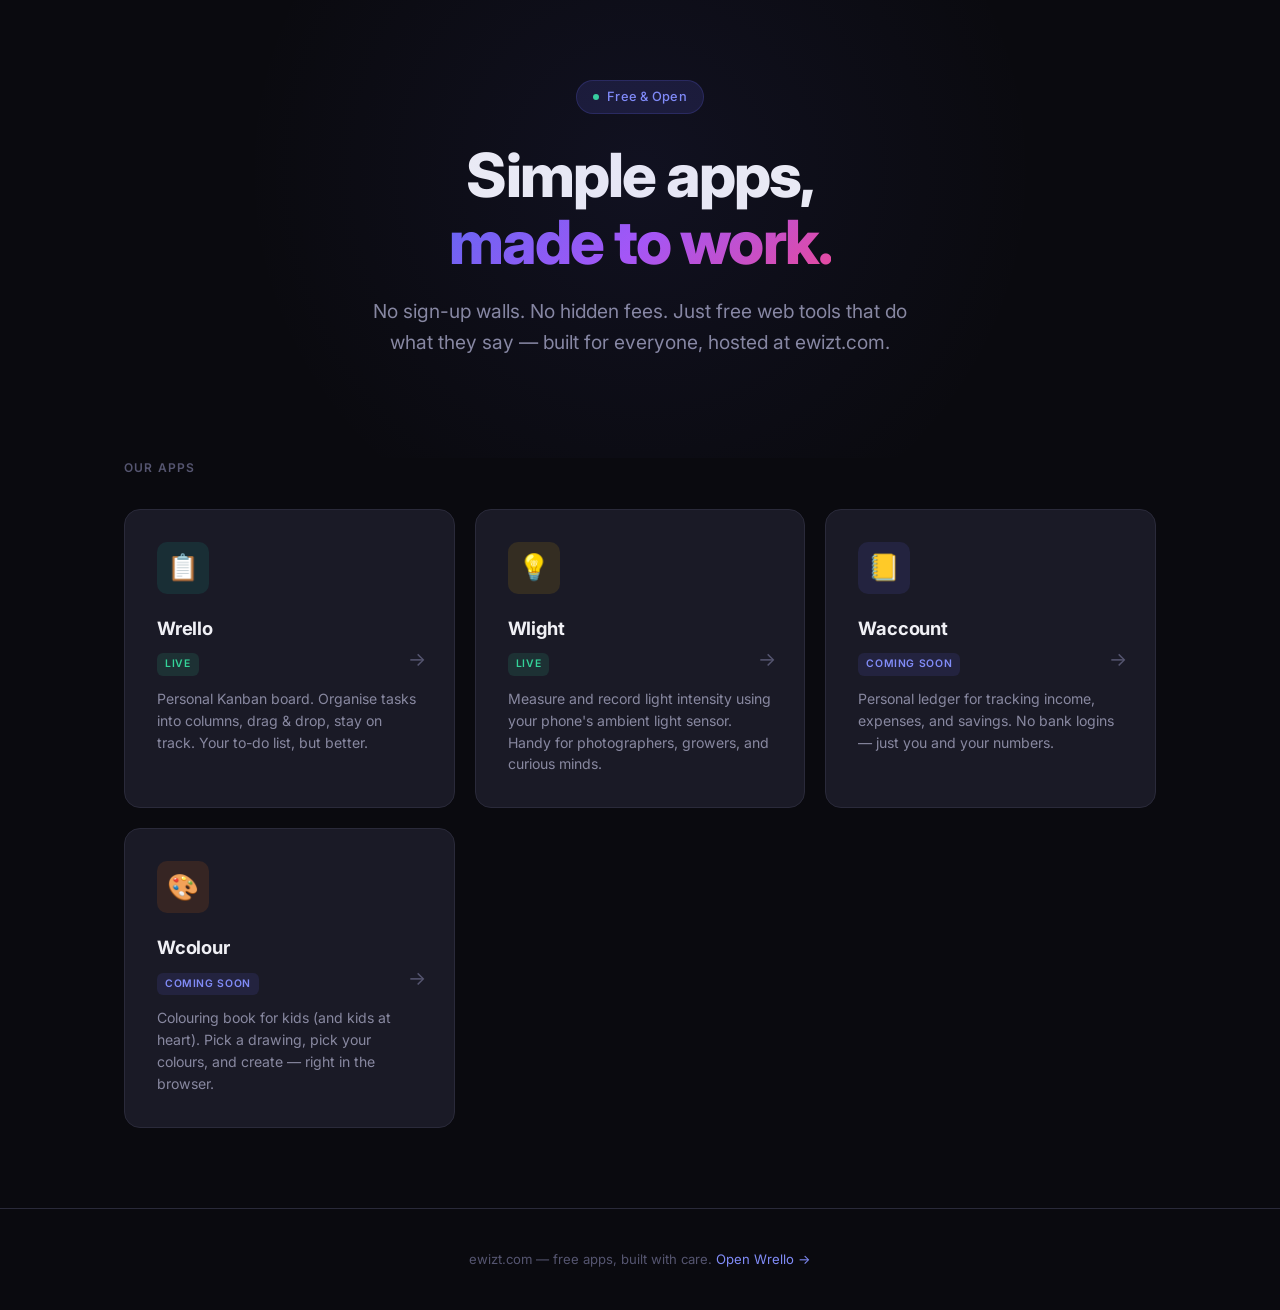
<file: tmp/index.html>
<!DOCTYPE html>
<html lang="en">
<head>
    <meta charset="UTF-8">
    <meta name="viewport" content="width=device-width, initial-scale=1.0">
    <title>ewizt.com — Free Web Apps for Everyone</title>
    <meta name="description" content="Open and free web apps — task boards, colouring books, personal ledgers, and more. Built with care, free to use.">
    <link rel="preconnect" href="https://fonts.googleapis.com">
    <link rel="preconnect" href="https://fonts.gstatic.com" crossorigin>
    <link href="https://fonts.googleapis.com/css2?family=Inter:wght@300;400;500;600;700;800&display=swap" rel="stylesheet">
    <style>
        *, *::before, *::after { margin: 0; padding: 0; box-sizing: border-box; }

        :root {
            --bg-primary: #0a0a0f;
            --bg-secondary: #12121a;
            --bg-card: #1a1a26;
            --bg-card-hover: #222233;
            --text-primary: #f0f0f5;
            --text-secondary: #8888a0;
            --text-muted: #555570;
            --accent: #6366f1;
            --accent-light: #818cf8;
            --accent-glow: rgba(99, 102, 241, 0.15);
            --border: #2a2a3a;
            --radius: 16px;
            --radius-sm: 10px;
        }

        body {
            font-family: 'Inter', -apple-system, BlinkMacSystemFont, sans-serif;
            background: var(--bg-primary);
            color: var(--text-primary);
            line-height: 1.6;
            min-height: 100vh;
            -webkit-font-smoothing: antialiased;
        }

        /* --- Hero --- */
        .hero {
            position: relative;
            padding: 80px 24px 60px;
            text-align: center;
            overflow: hidden;
        }

        .hero::before {
            content: '';
            position: absolute;
            top: -50%;
            left: 50%;
            transform: translateX(-50%);
            width: 800px;
            height: 800px;
            background: radial-gradient(circle, rgba(99,102,241,0.08) 0%, transparent 70%);
            pointer-events: none;
        }

        .hero-badge {
            display: inline-flex;
            align-items: center;
            gap: 8px;
            padding: 6px 16px;
            background: var(--accent-glow);
            border: 1px solid rgba(99,102,241,0.2);
            border-radius: 100px;
            font-size: 0.8rem;
            font-weight: 500;
            color: var(--accent-light);
            margin-bottom: 28px;
            letter-spacing: 0.02em;
        }

        .hero-badge .dot {
            width: 6px;
            height: 6px;
            background: #34d399;
            border-radius: 50%;
            animation: pulse 2s infinite;
        }

        @keyframes pulse {
            0%, 100% { opacity: 1; }
            50% { opacity: 0.4; }
        }

        .hero h1 {
            font-size: clamp(2.2rem, 5vw, 3.8rem);
            font-weight: 800;
            line-height: 1.1;
            margin-bottom: 20px;
            letter-spacing: -0.03em;
        }

        .hero h1 .gradient {
            background: linear-gradient(135deg, #6366f1 0%, #a855f7 50%, #ec4899 100%);
            -webkit-background-clip: text;
            -webkit-text-fill-color: transparent;
            background-clip: text;
        }

        .hero p {
            font-size: clamp(1rem, 2vw, 1.2rem);
            color: var(--text-secondary);
            max-width: 540px;
            margin: 0 auto 40px;
            font-weight: 400;
        }

        /* --- Apps Grid --- */
        .apps-section {
            max-width: 1080px;
            margin: 0 auto;
            padding: 0 24px 80px;
        }

        .section-label {
            font-size: 0.75rem;
            font-weight: 600;
            text-transform: uppercase;
            letter-spacing: 0.1em;
            color: var(--text-muted);
            margin-bottom: 32px;
        }

        .apps-grid {
            display: grid;
            grid-template-columns: repeat(auto-fill, minmax(320px, 1fr));
            gap: 20px;
        }

        .app-card {
            background: var(--bg-card);
            border: 1px solid var(--border);
            border-radius: var(--radius);
            padding: 32px;
            text-decoration: none;
            color: inherit;
            transition: all 0.25s ease;
            position: relative;
            overflow: hidden;
        }

        .app-card:hover {
            background: var(--bg-card-hover);
            border-color: rgba(99,102,241,0.3);
            transform: translateY(-2px);
            box-shadow: 0 12px 40px rgba(0,0,0,0.3), 0 0 0 1px rgba(99,102,241,0.1);
        }

        .app-card .icon {
            width: 52px;
            height: 52px;
            border-radius: var(--radius-sm);
            display: flex;
            align-items: center;
            justify-content: center;
            font-size: 1.6rem;
            margin-bottom: 20px;
        }

        .app-card .icon.wrello { background: rgba(20,184,166,0.12); }
        .app-card .icon.waccount { background: rgba(99,102,241,0.12); }
        .app-card .icon.wcolour { background: rgba(249,115,22,0.12); }
        .app-card .icon.wlight { background: rgba(234,179,8,0.12); }

        .app-card h3 {
            font-size: 1.15rem;
            font-weight: 700;
            margin-bottom: 6px;
            letter-spacing: -0.01em;
        }

        .app-card .tag {
            display: inline-block;
            font-size: 0.65rem;
            font-weight: 600;
            text-transform: uppercase;
            letter-spacing: 0.06em;
            padding: 3px 8px;
            border-radius: 6px;
            margin-bottom: 12px;
        }

        .tag.live { background: rgba(52,211,153,0.12); color: #34d399; }
        .tag.coming { background: rgba(99,102,241,0.12); color: #818cf8; }

        .app-card p {
            font-size: 0.88rem;
            color: var(--text-secondary);
            line-height: 1.55;
        }

        .app-card .arrow {
            position: absolute;
            right: 28px;
            top: 50%;
            transform: translateY(-50%) translateX(0);
            font-size: 1.2rem;
            color: var(--text-muted);
            transition: all 0.25s ease;
        }

        .app-card:hover .arrow {
            color: var(--accent-light);
            transform: translateY(-50%) translateX(4px);
        }

        /* --- Footer --- */
        .footer {
            text-align: center;
            padding: 40px 24px;
            border-top: 1px solid var(--border);
        }

        .footer p {
            font-size: 0.82rem;
            color: var(--text-muted);
        }

        .footer a {
            color: var(--accent-light);
            text-decoration: none;
        }

        .footer a:hover {
            text-decoration: underline;
        }

        /* --- Responsive --- */
        @media (max-width: 700px) {
            .hero { padding: 60px 20px 40px; }
            .apps-grid { grid-template-columns: 1fr; }
            .app-card { padding: 24px; }
            .app-card .arrow { display: none; }
        }
    </style>
</head>
<body>

<section class="hero">
    <div class="hero-badge"><span class="dot"></span> Free &amp; Open</div>
    <h1>Simple apps,<br><span class="gradient">made to work.</span></h1>
    <p>No sign-up walls. No hidden fees. Just free web tools that do what they say — built for everyone, hosted at ewizt.com.</p>
</section>

<section class="apps-section">
    <div class="section-label">Our Apps</div>
    <div class="apps-grid">

        <!-- Wrello -->
        <a href="/wrello/" class="app-card">
            <div class="icon wrello">📋</div>
            <h3>Wrello</h3>
            <span class="tag live">Live</span>
            <p>Personal Kanban board. Organise tasks into columns, drag &amp; drop, stay on track. Your to-do list, but better.</p>
            <span class="arrow">→</span>
        </a>

        <!-- Wlight -->
        <a href="/Wlight/" class="app-card">
            <div class="icon wlight">💡</div>
            <h3>Wlight</h3>
            <span class="tag live">Live</span>
            <p>Measure and record light intensity using your phone's ambient light sensor. Handy for photographers, growers, and curious minds.</p>
            <span class="arrow">→</span>
        </a>

        <!-- Waccount -->
        <a href="#" class="app-card" style="cursor:default;">
            <div class="icon waccount">📒</div>
            <h3>Waccount</h3>
            <span class="tag coming">Coming Soon</span>
            <p>Personal ledger for tracking income, expenses, and savings. No bank logins — just you and your numbers.</p>
            <span class="arrow">→</span>
        </a>

        <!-- Wcolour -->
        <a href="#" class="app-card" style="cursor:default;">
            <div class="icon wcolour">🎨</div>
            <h3>Wcolour</h3>
            <span class="tag coming">Coming Soon</span>
            <p>Colouring book for kids (and kids at heart). Pick a drawing, pick your colours, and create — right in the browser.</p>
            <span class="arrow">→</span>
        </a>

    </div>
</section>

<footer class="footer">
    <p>ewizt.com — free apps, built with care. <a href="/wrello/">Open Wrello →</a></p>
</footer>

</body>
</html>
</file>
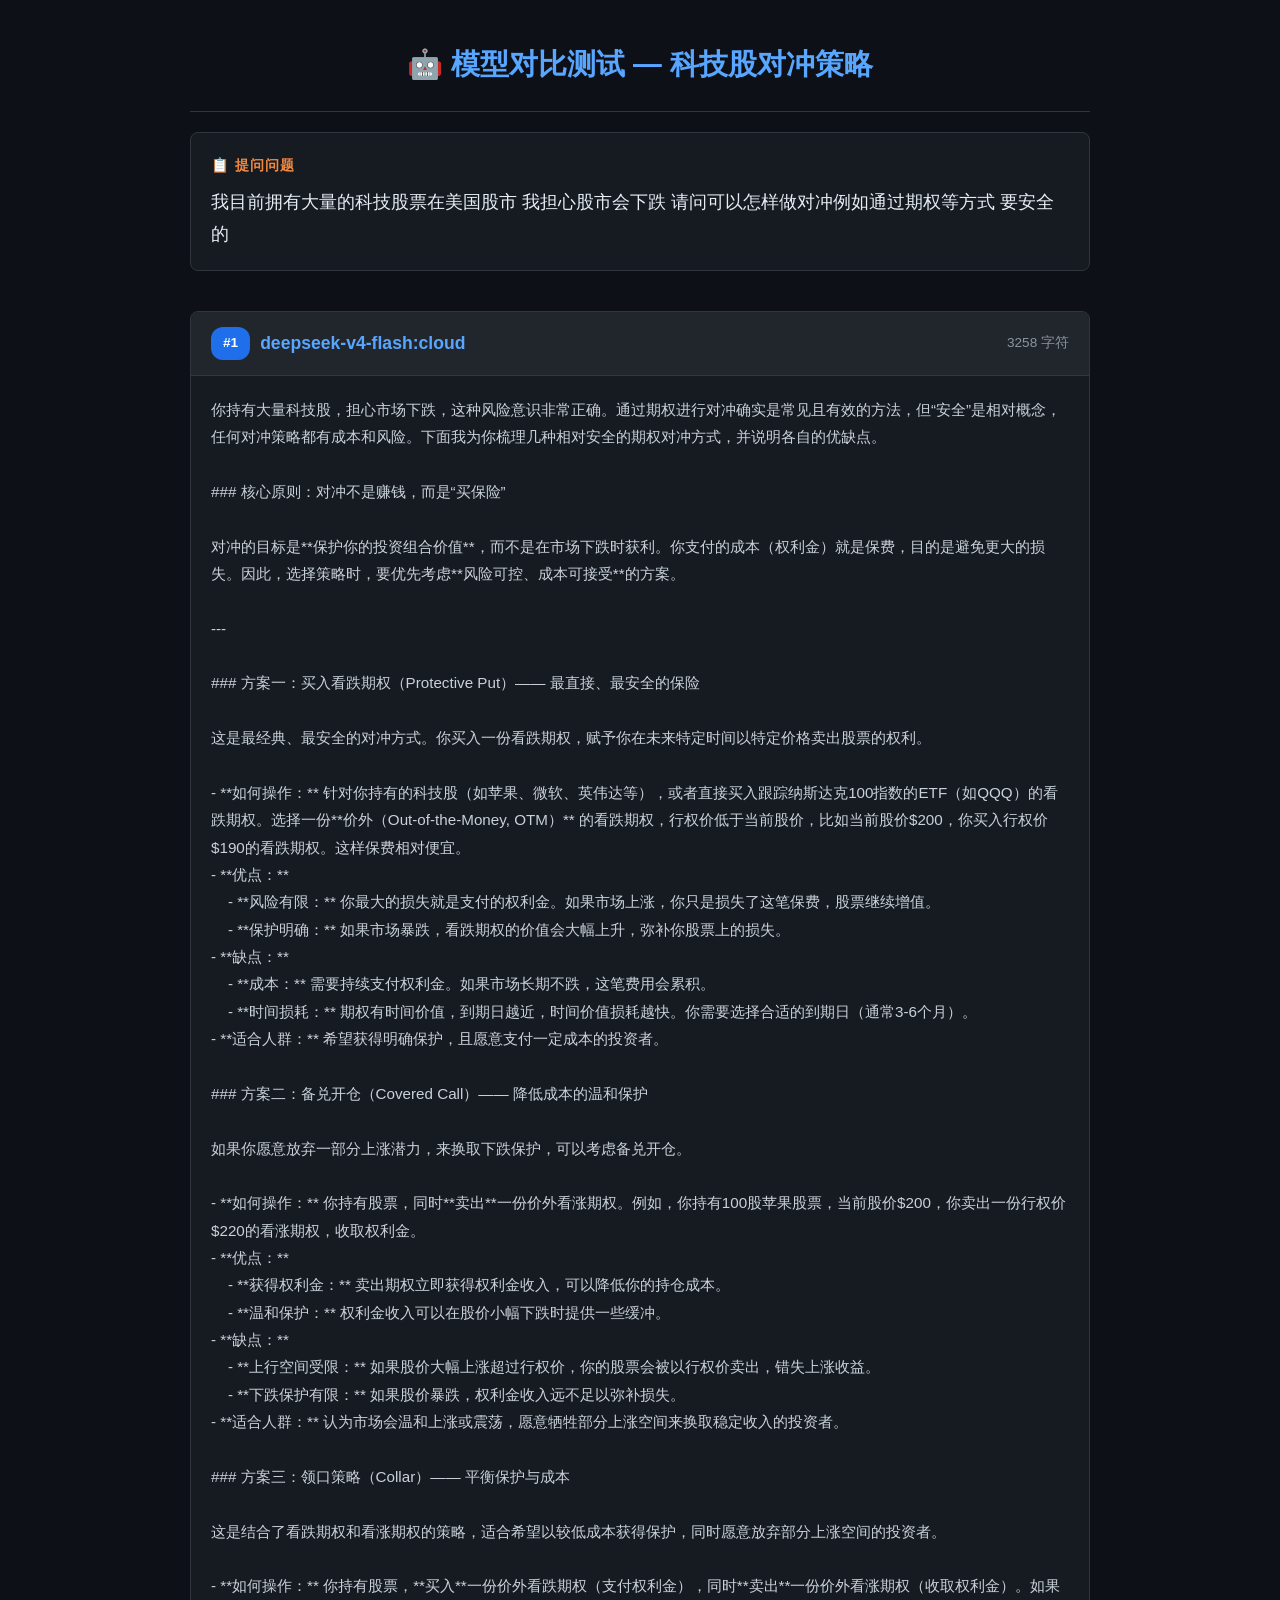
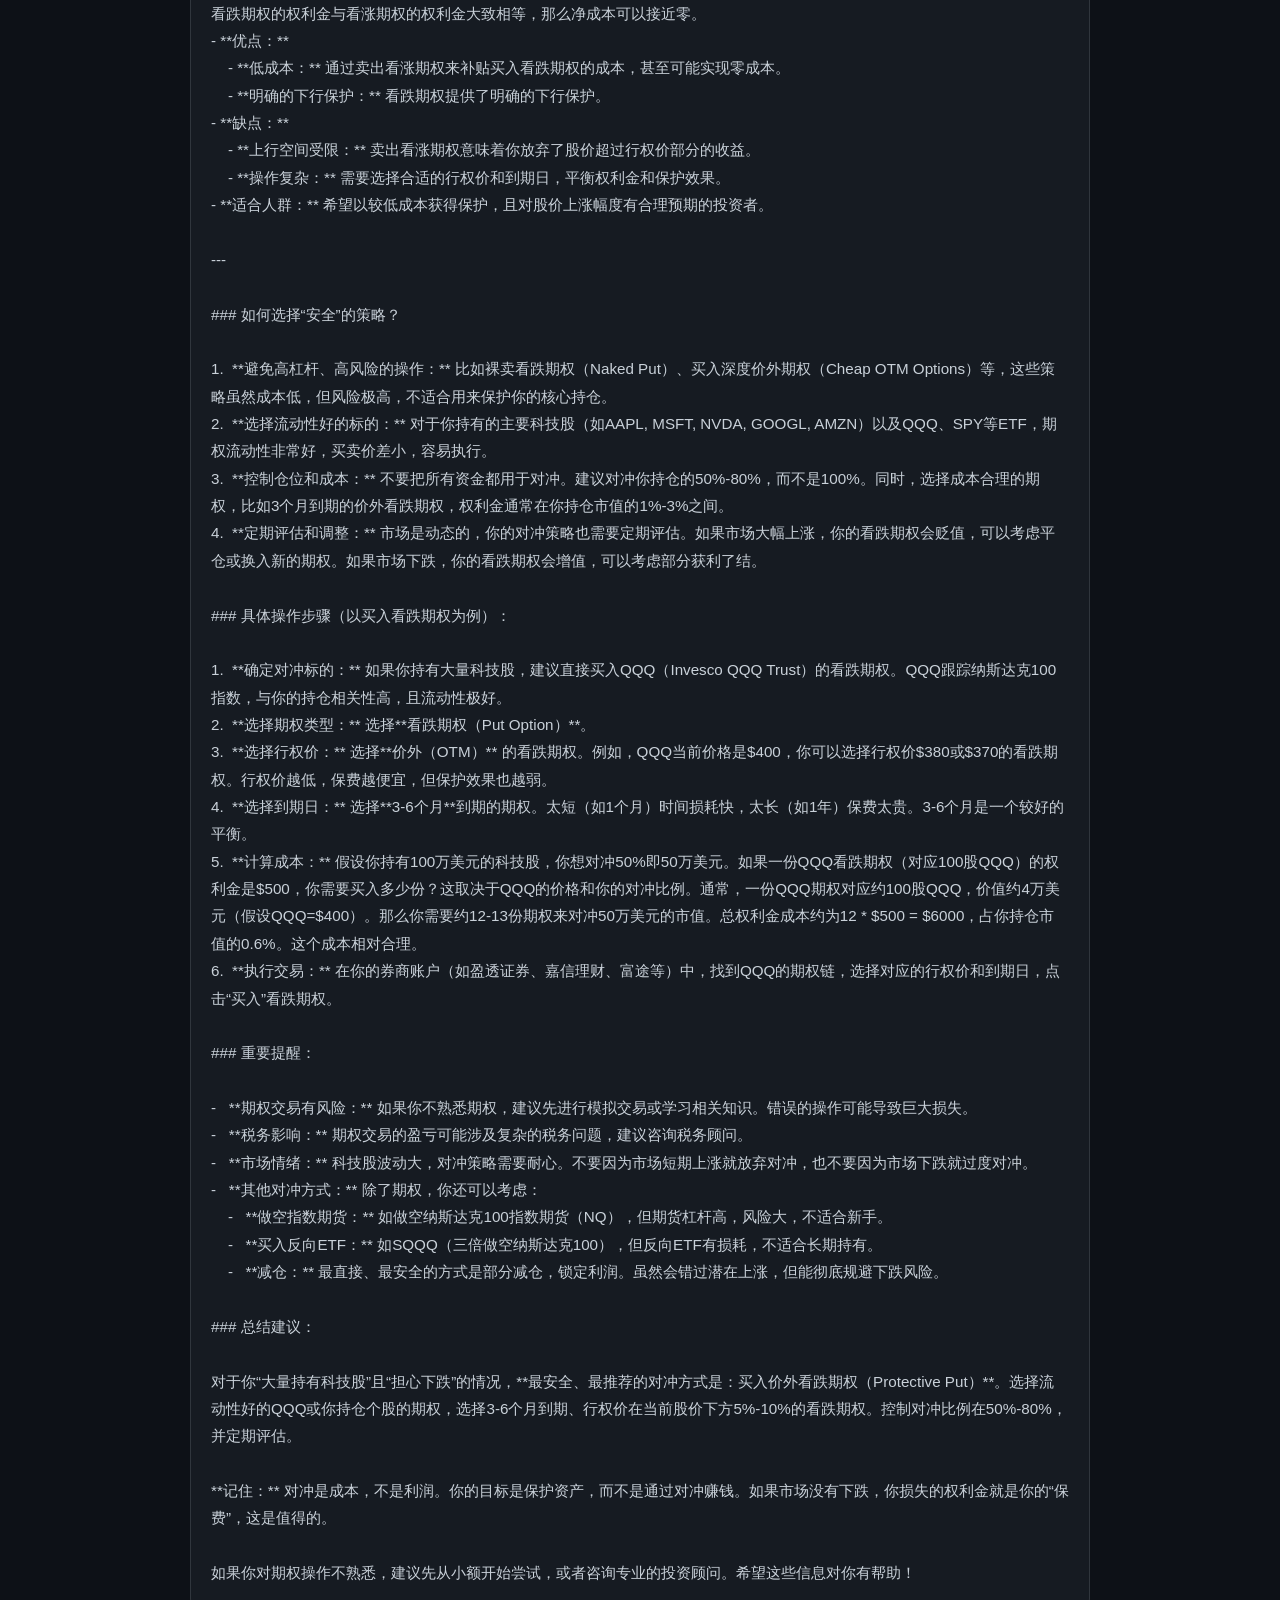
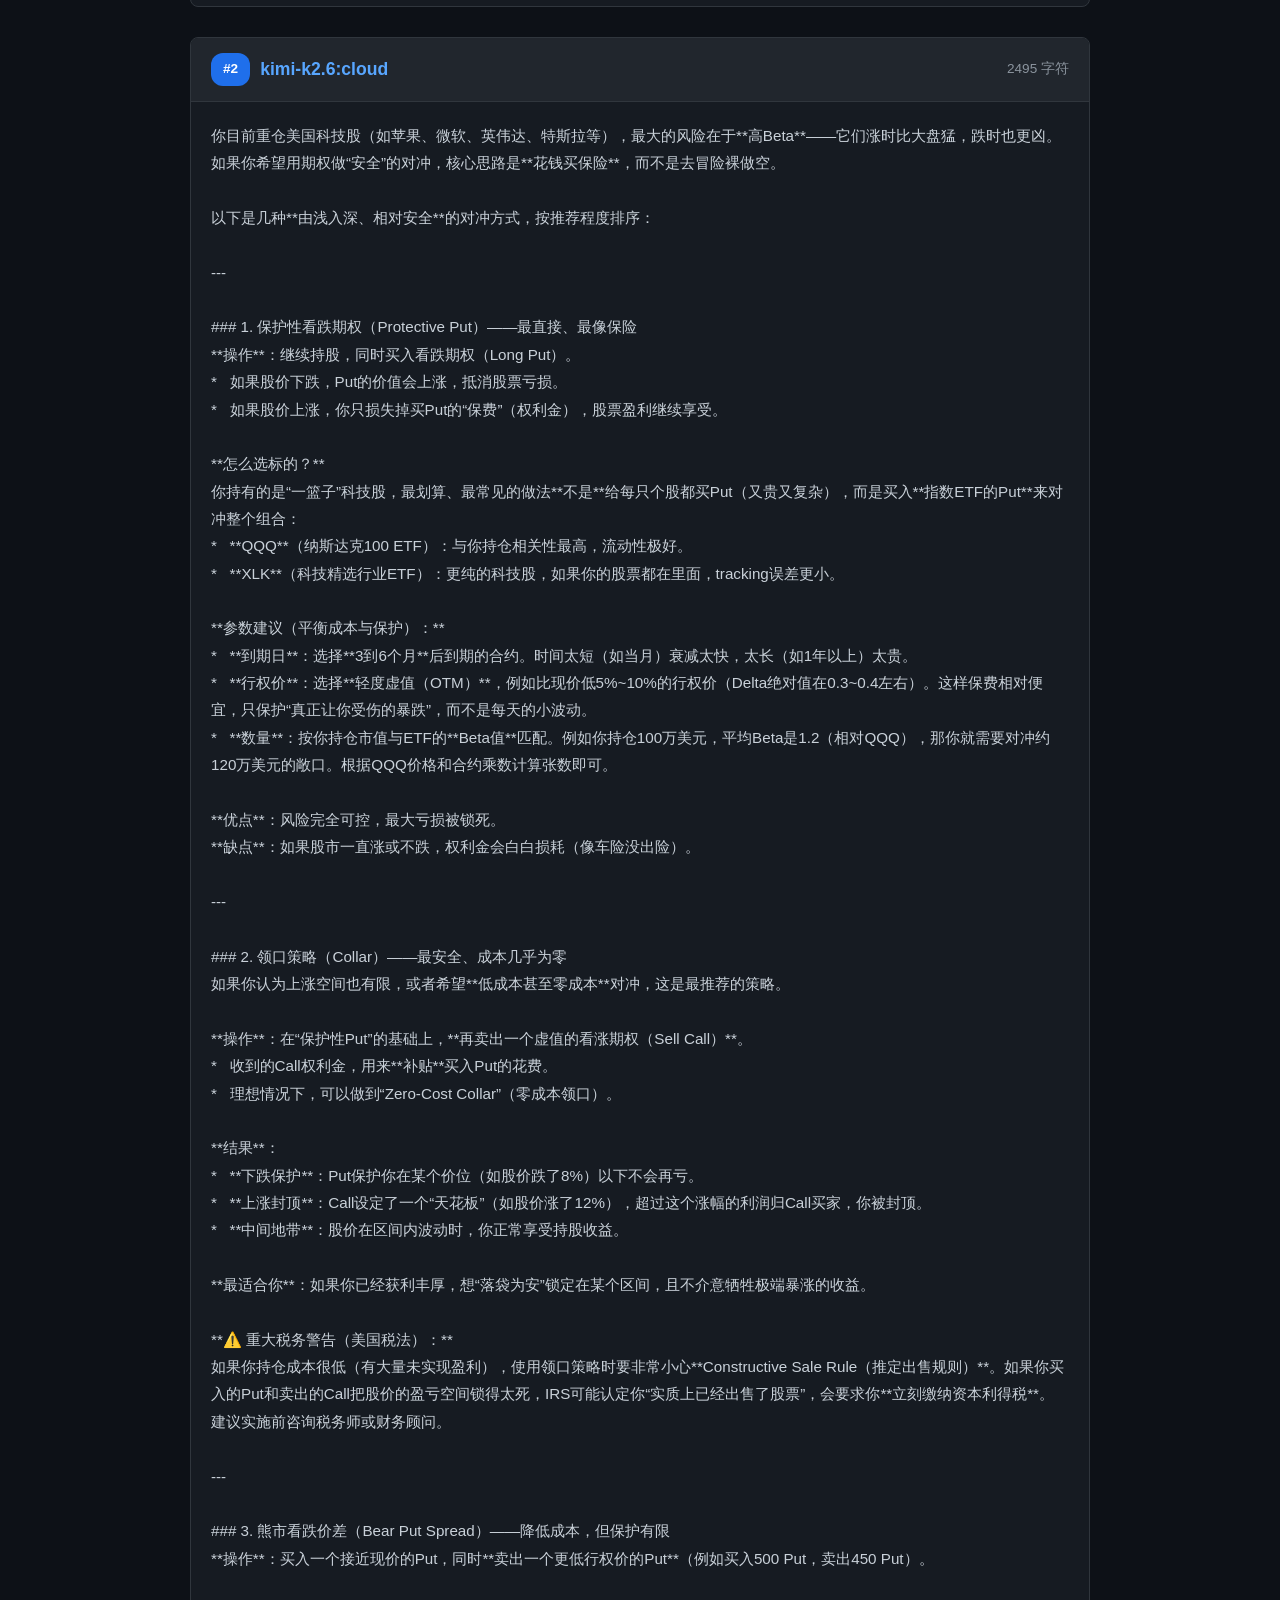
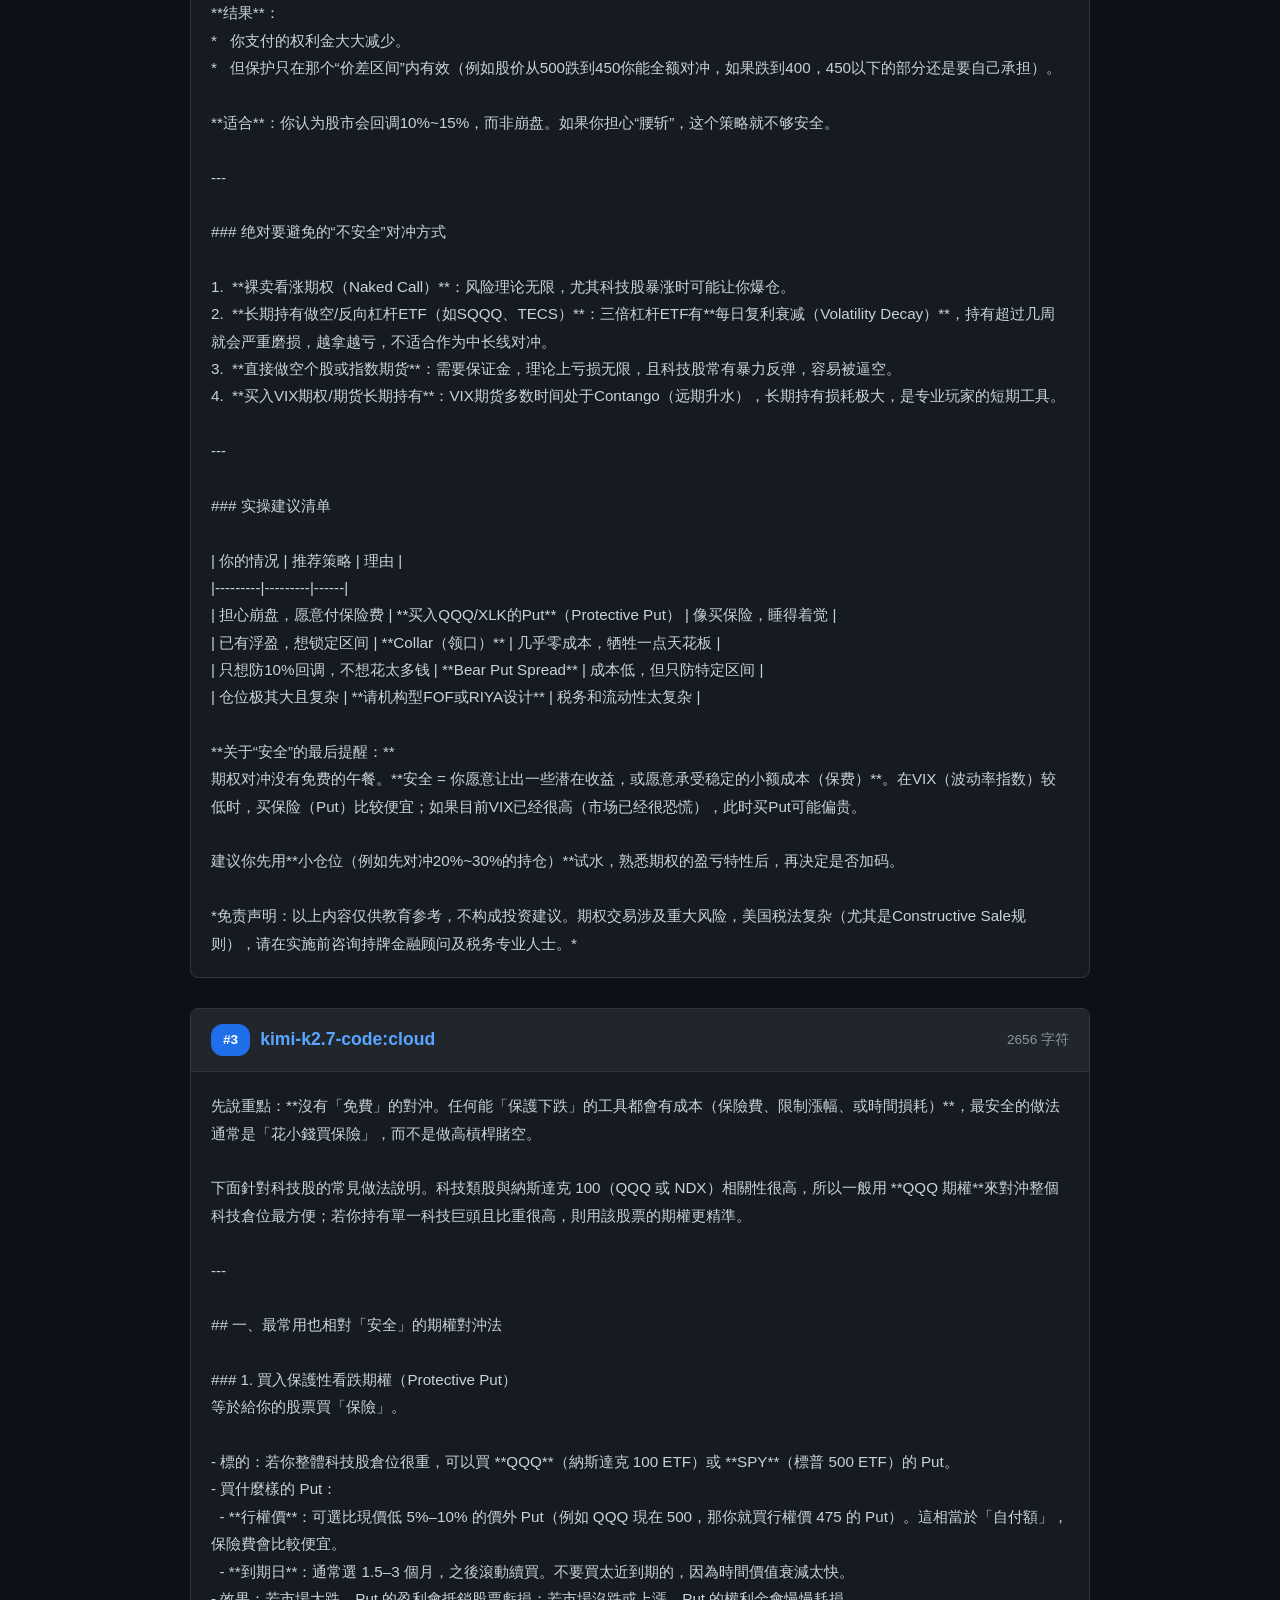
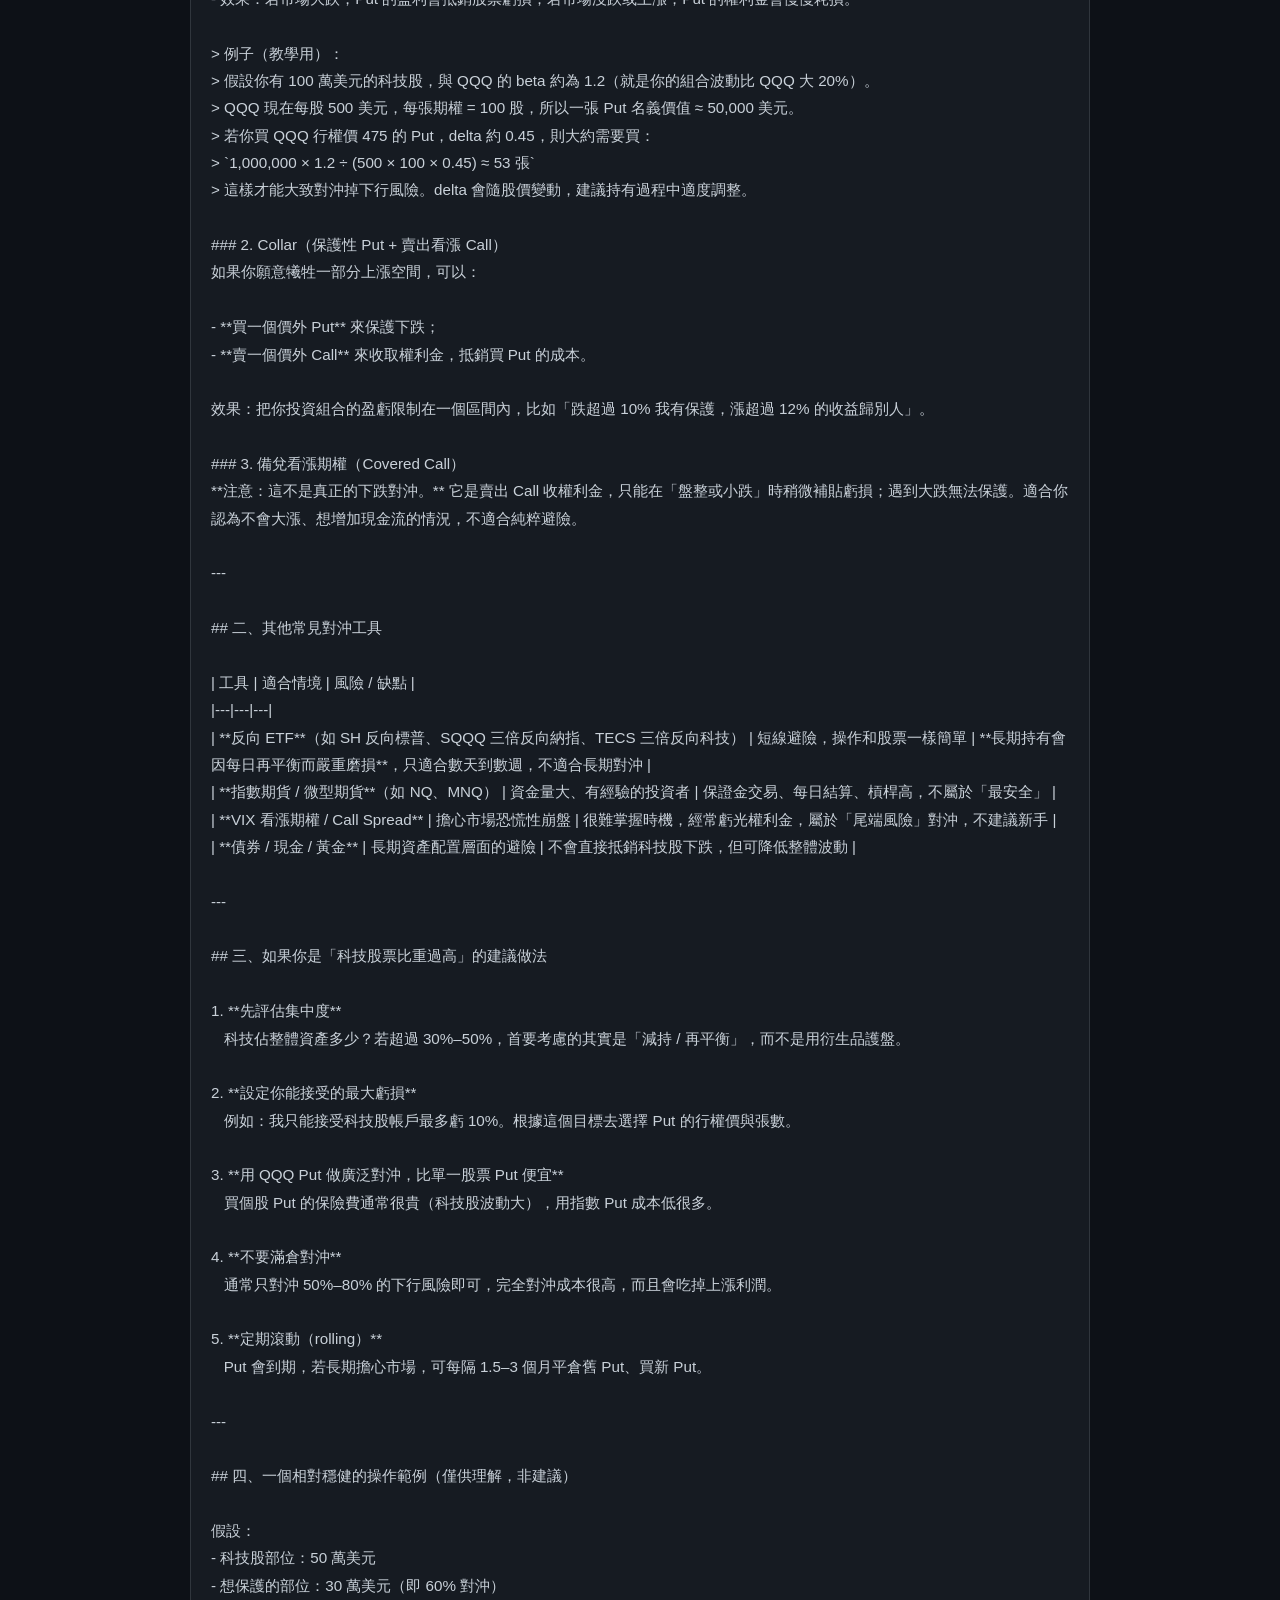
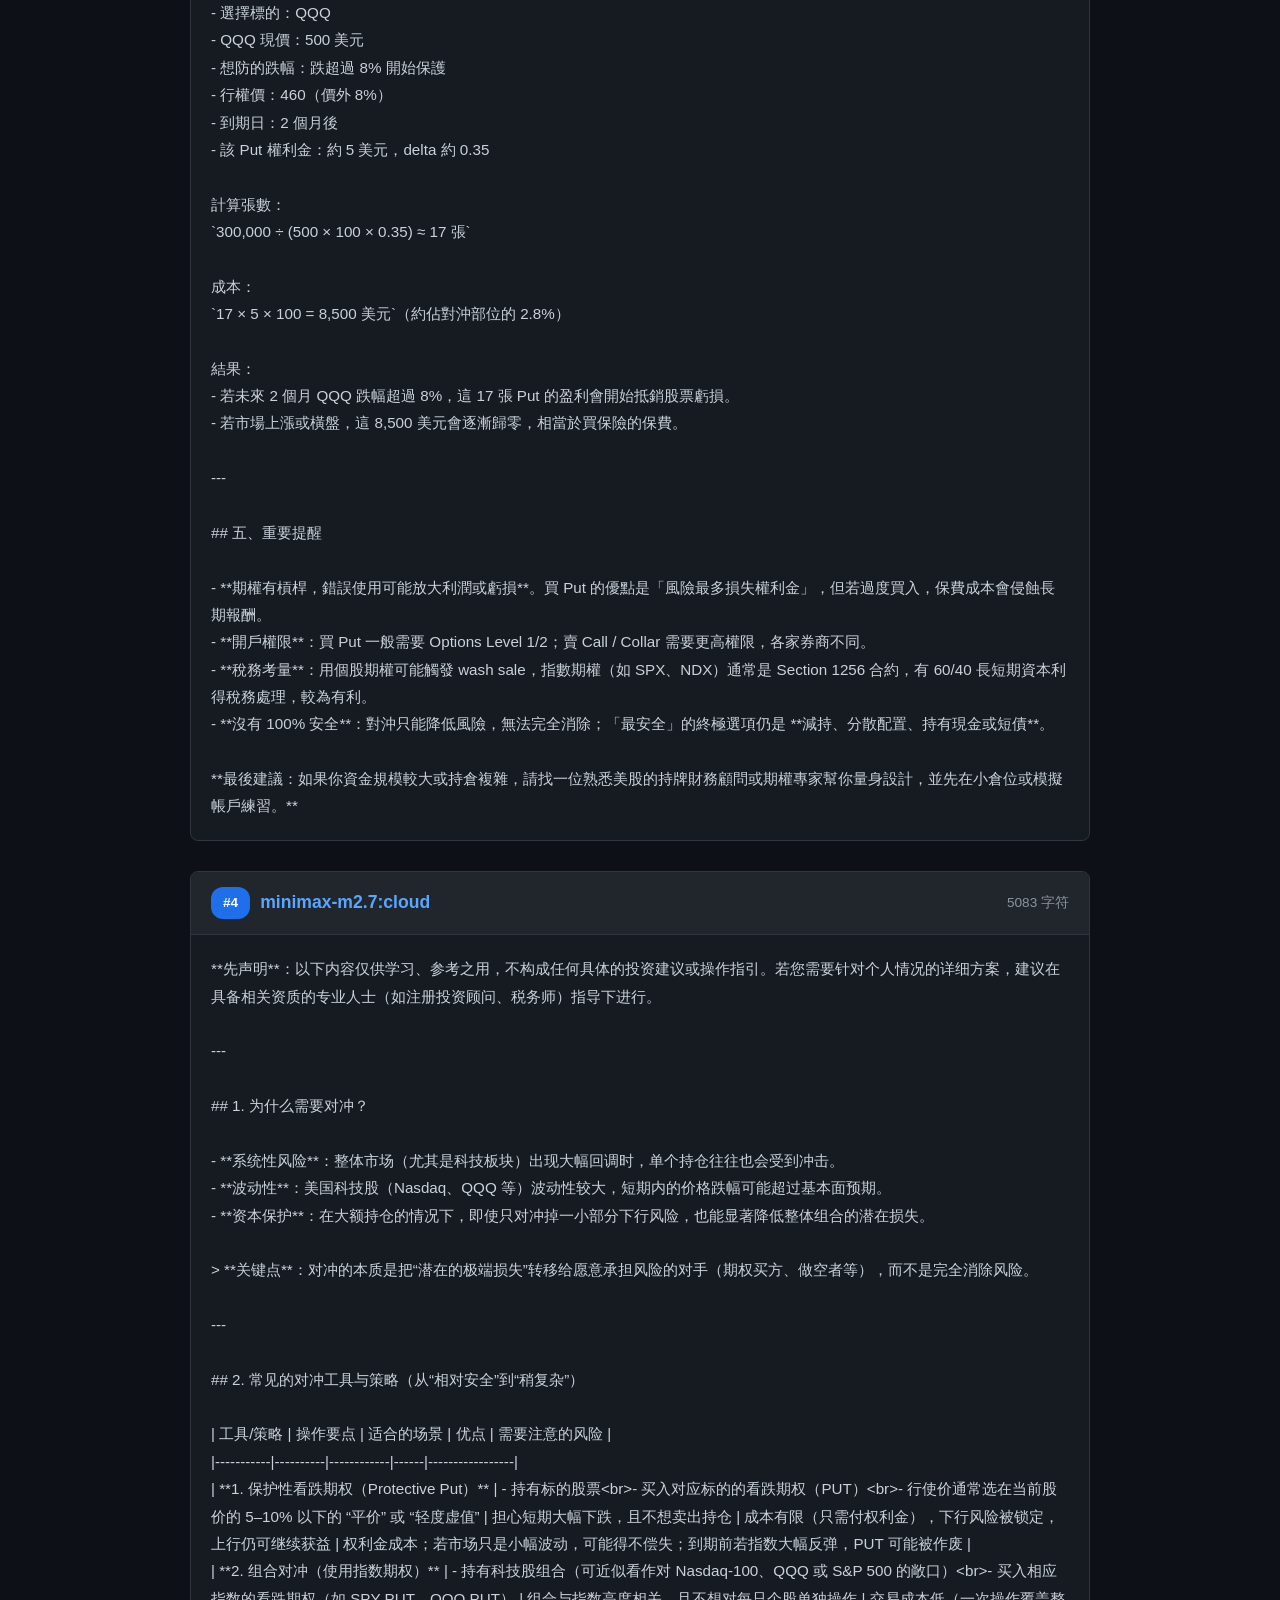
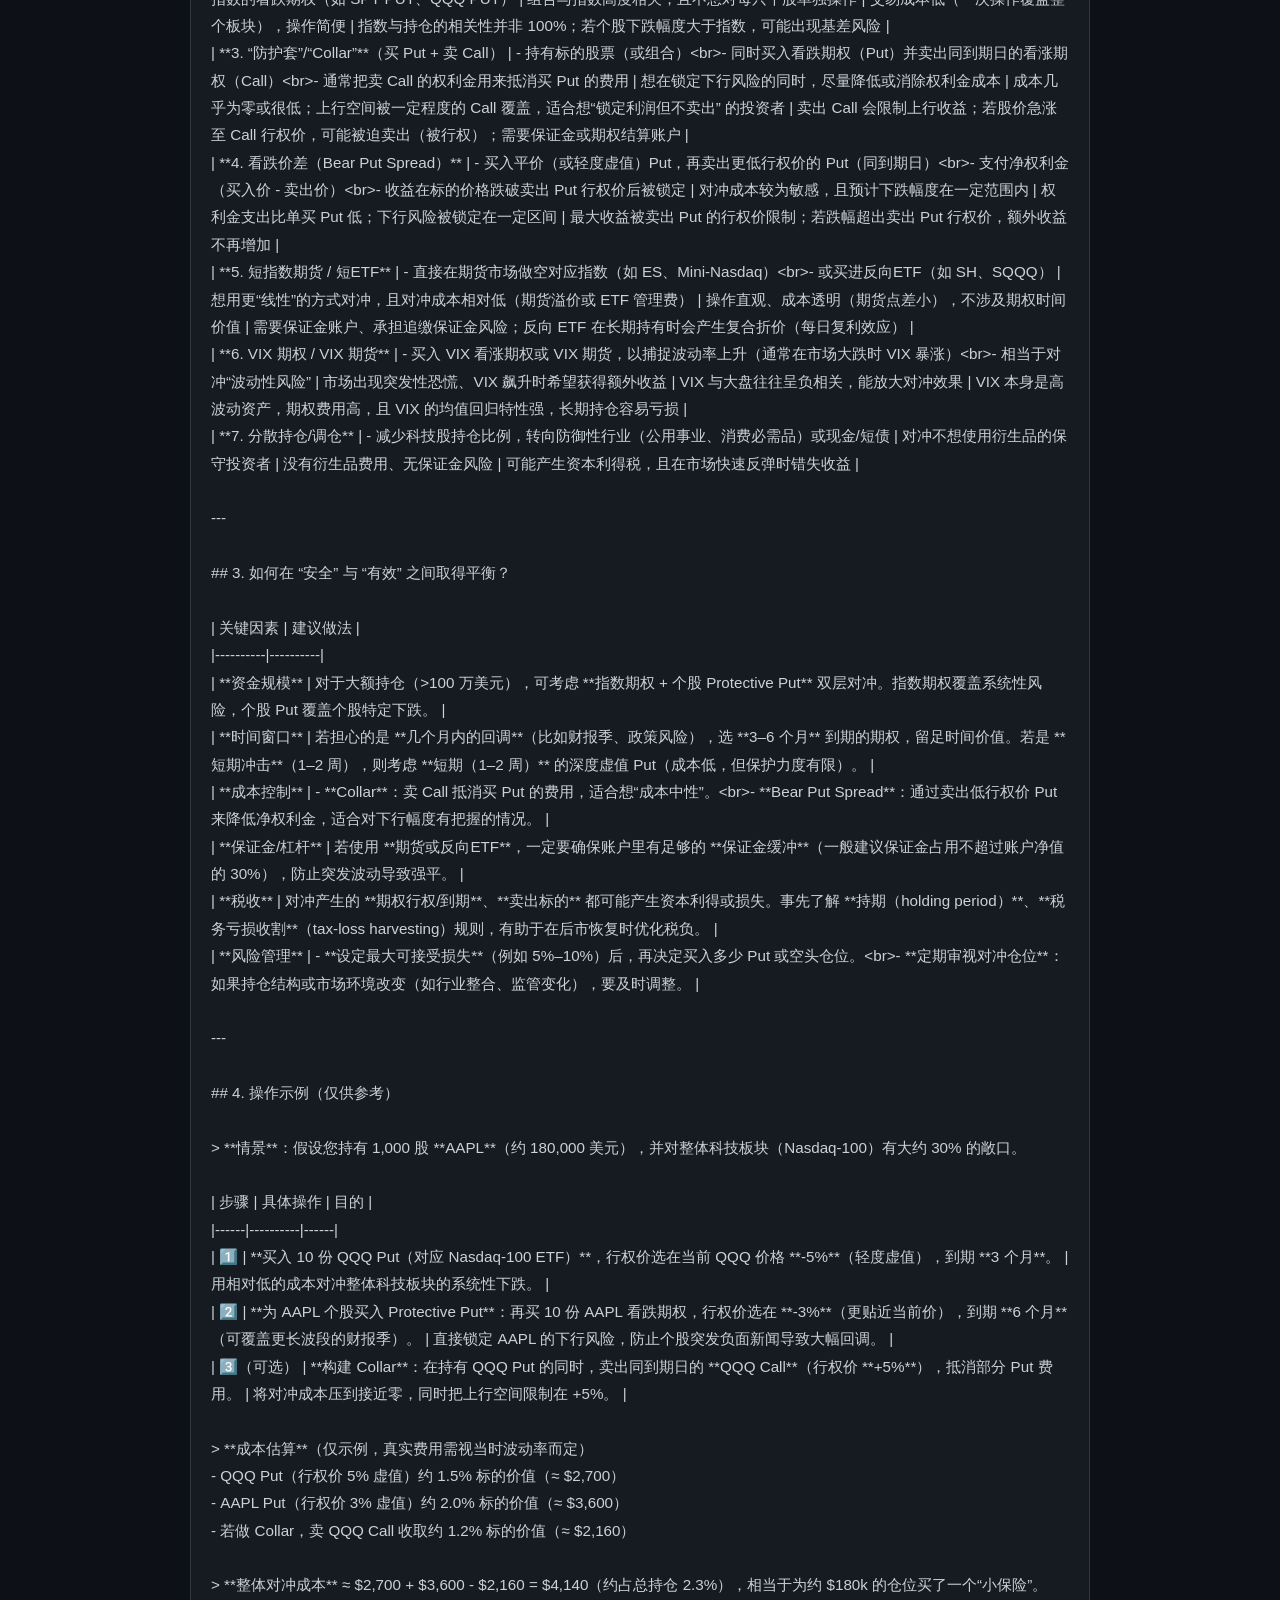
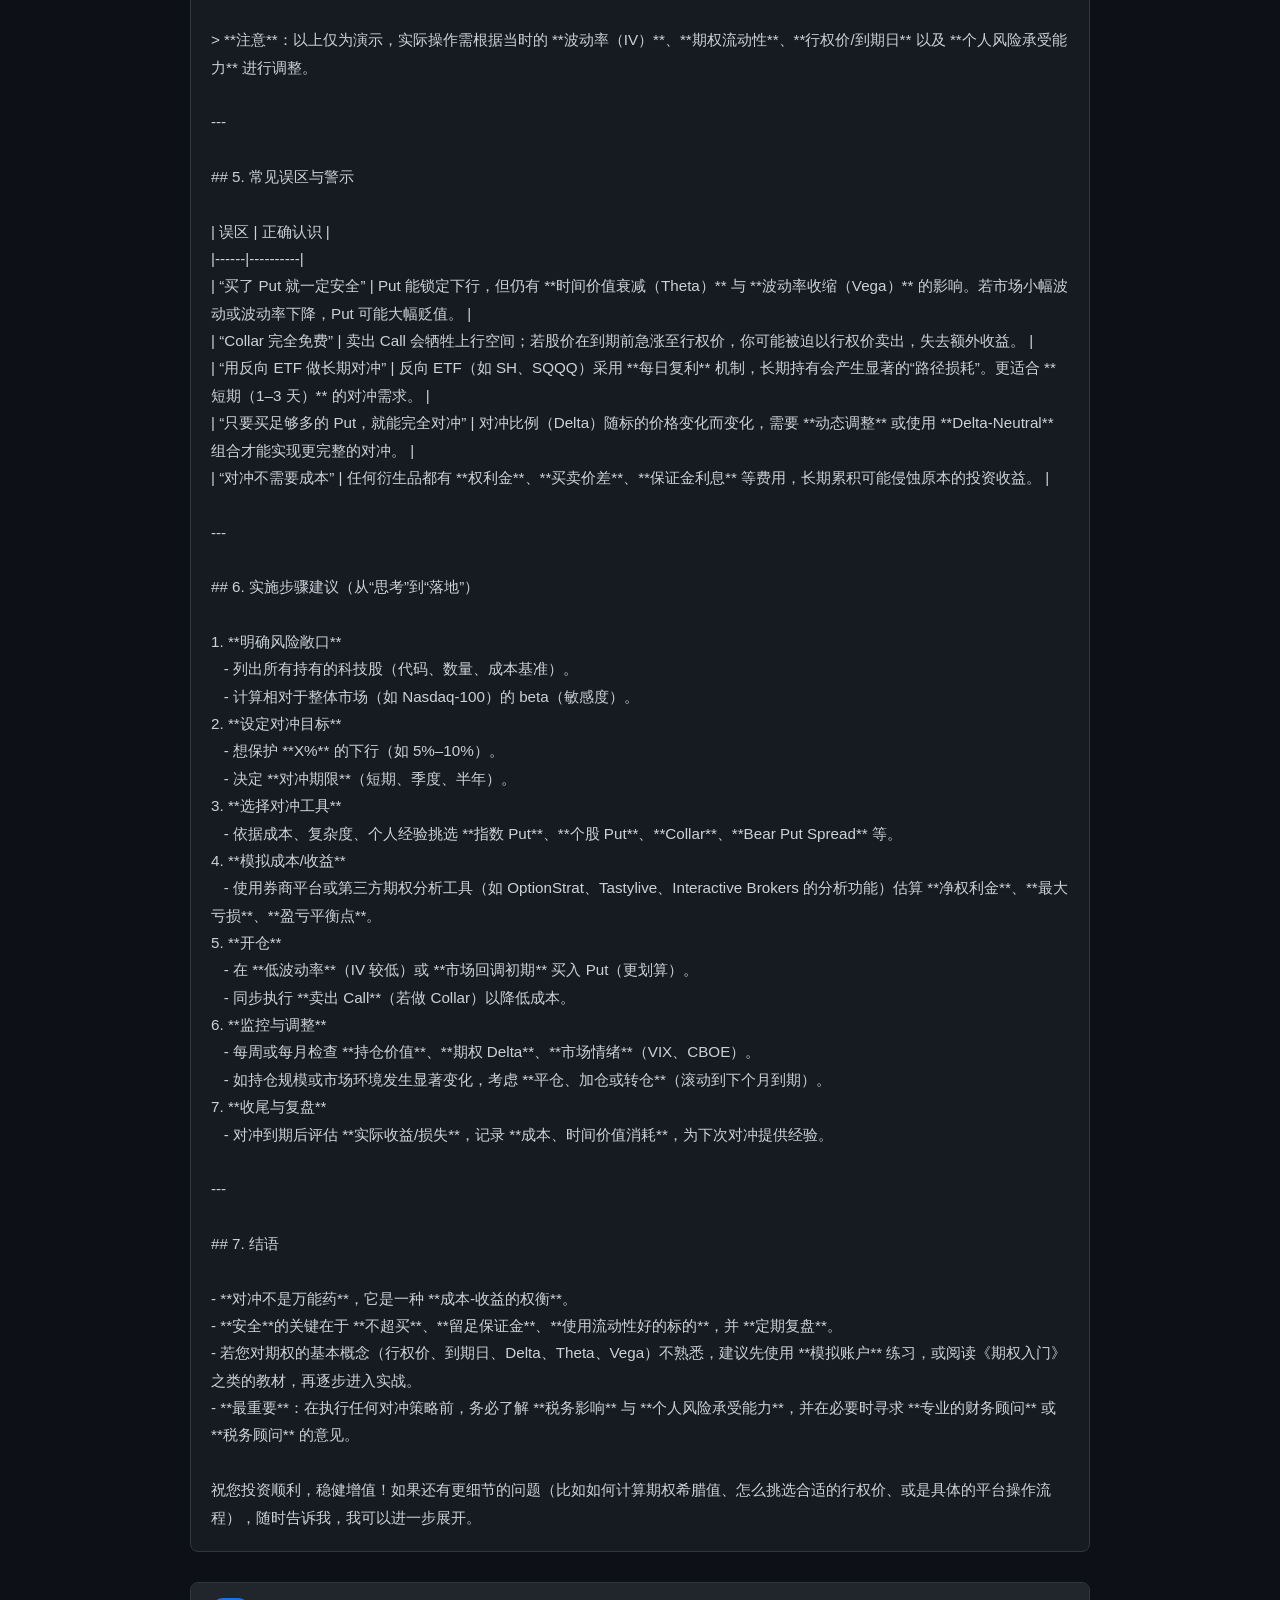
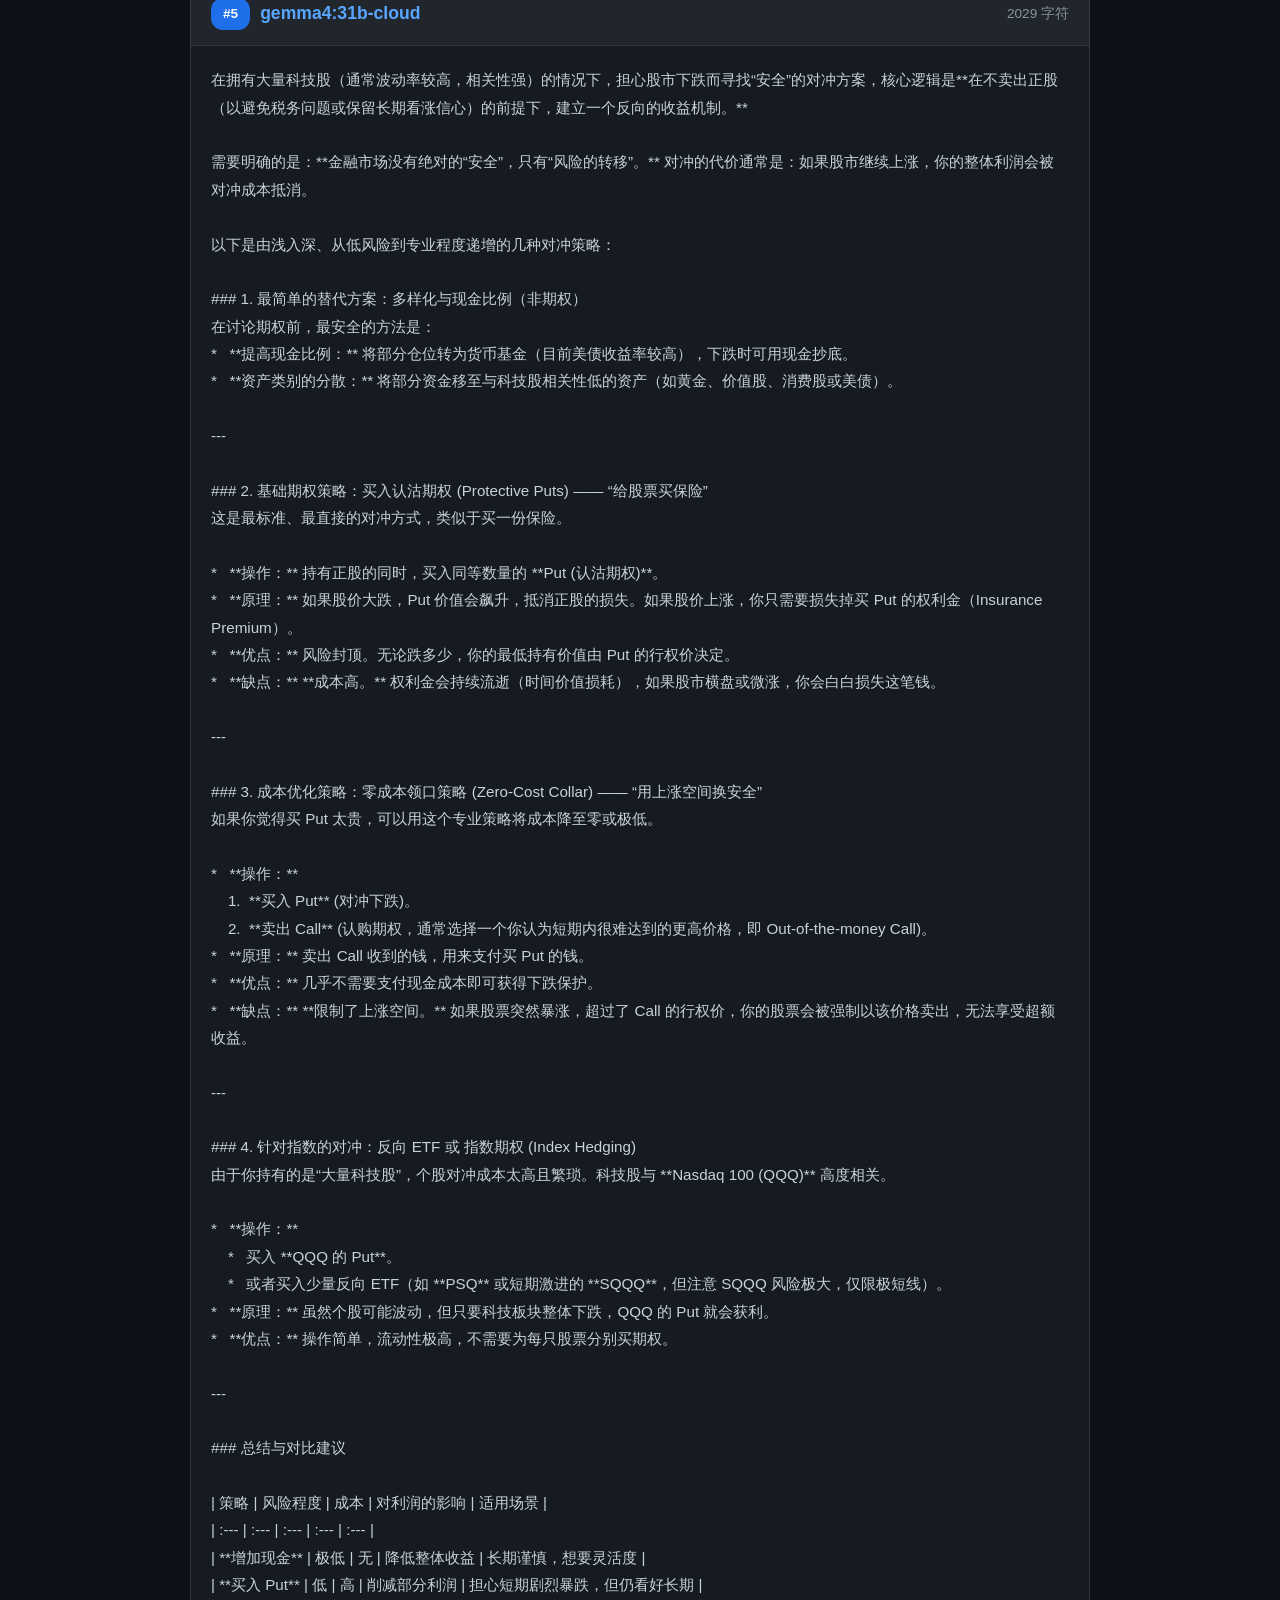
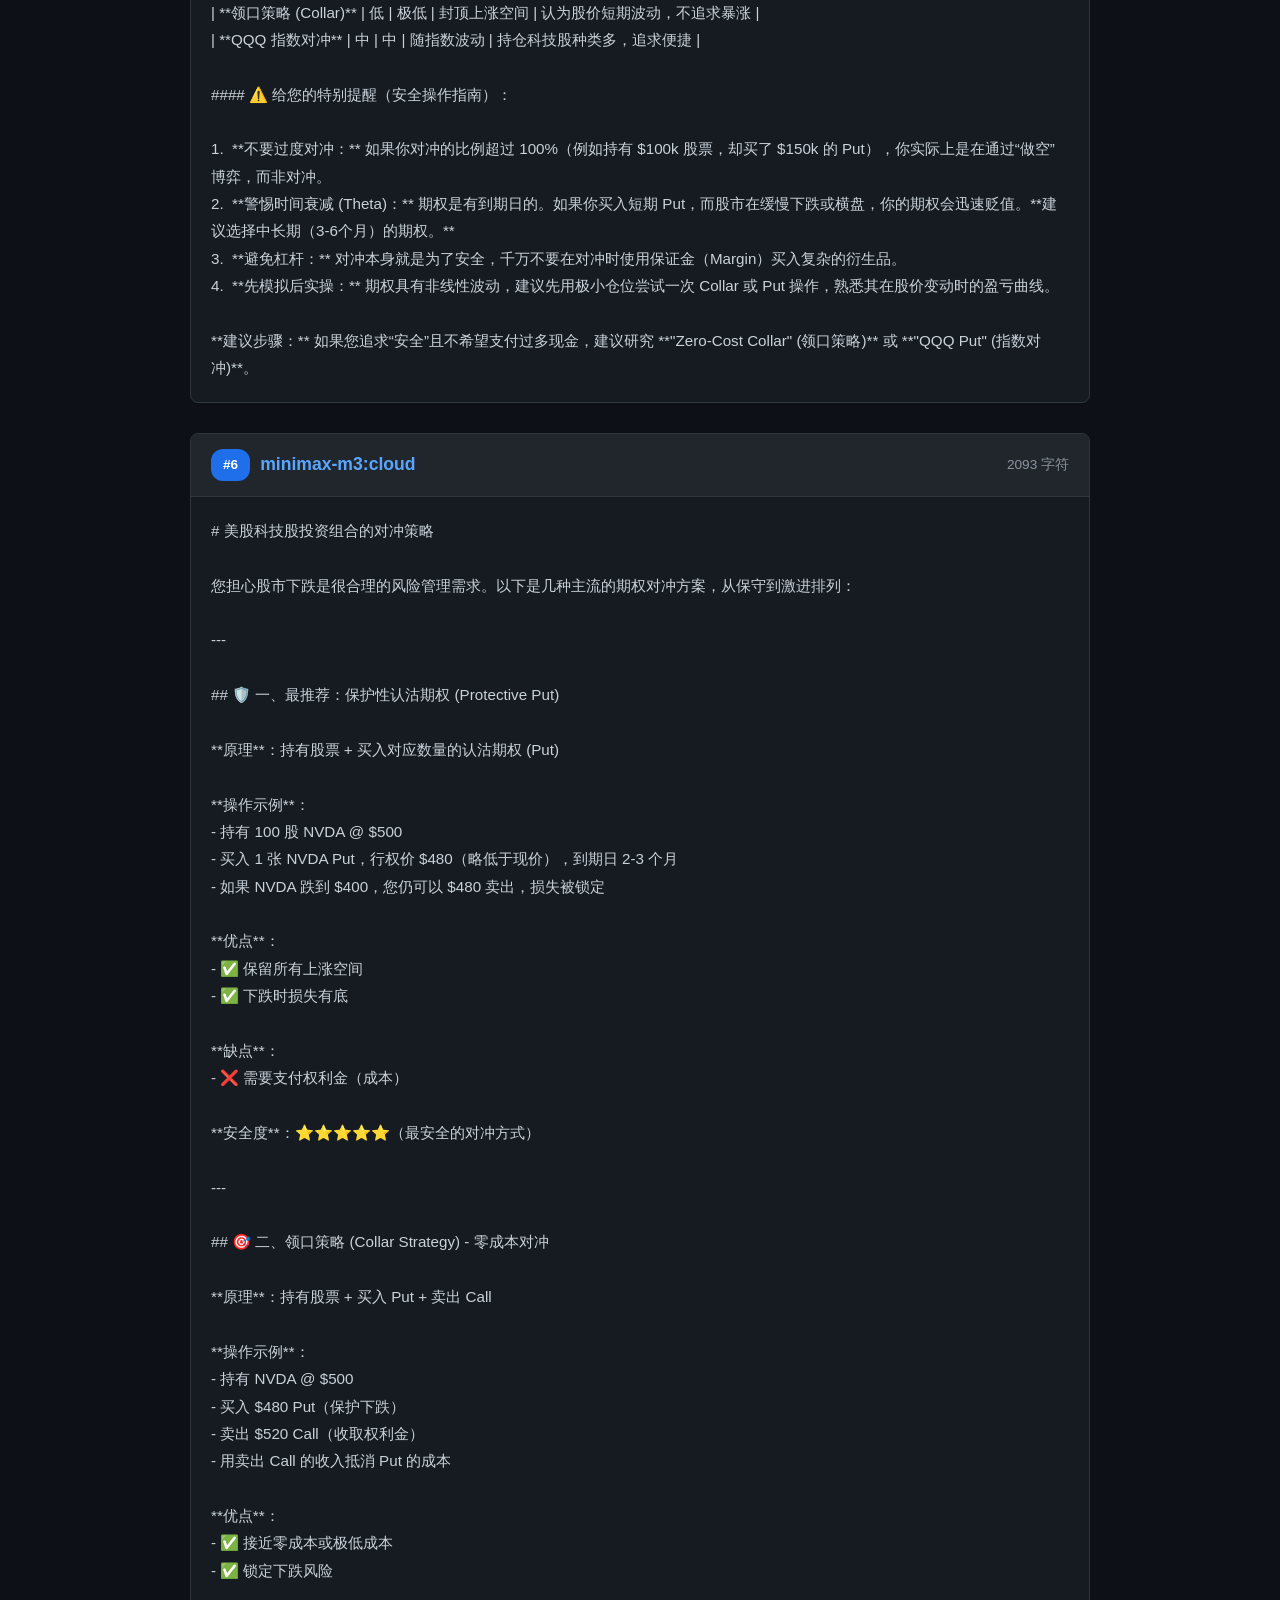
<file: tmp/model-test/comparison.html>
<!DOCTYPE html>
<html lang="zh-CN">
<head>
<meta charset="UTF-8">
<meta name="viewport" content="width=device-width, initial-scale=1.0">
<title>模型对比测试 - 科技股对冲策略</title>
<style>
  body {
    font-family: -apple-system, BlinkMacSystemFont, 'Segoe UI', Roboto, 'Helvetica Neue', Arial, sans-serif;
    background: #0d1117;
    color: #c9d1d9;
    margin: 0;
    padding: 20px;
    line-height: 1.8;
  }
  .container {
    max-width: 900px;
    margin: 0 auto;
  }
  h1 {
    color: #58a6ff;
    text-align: center;
    border-bottom: 1px solid #30363d;
    padding-bottom: 20px;
    font-size: 1.8em;
  }
  .question {
    background: #161b22;
    border: 1px solid #30363d;
    border-radius: 8px;
    padding: 20px;
    margin: 20px 0 40px 0;
  }
  .question-label {
    color: #f0883e;
    font-weight: bold;
    font-size: 0.9em;
    text-transform: uppercase;
    letter-spacing: 1px;
    margin-bottom: 8px;
  }
  .question-text {
    font-size: 1.1em;
    color: #e6edf3;
  }
  .model-card {
    background: #161b22;
    border: 1px solid #30363d;
    border-radius: 8px;
    margin-bottom: 30px;
    overflow: hidden;
  }
  .model-header {
    background: #21262d;
    padding: 15px 20px;
    border-bottom: 1px solid #30363d;
    display: flex;
    align-items: center;
    gap: 10px;
  }
  .model-badge {
    display: inline-block;
    background: #1f6feb;
    color: #ffffff;
    padding: 4px 12px;
    border-radius: 12px;
    font-size: 0.85em;
    font-weight: 600;
  }
  .model-name {
    color: #58a6ff;
    font-weight: bold;
    font-size: 1.1em;
  }
  .model-stats {
    color: #8b949e;
    font-size: 0.85em;
    margin-left: auto;
  }
  .model-body {
    padding: 20px;
    white-space: pre-wrap;
    word-wrap: break-word;
    font-size: 0.95em;
    color: #c9d1d9;
  }
  .footer {
    text-align: center;
    color: #8b949e;
    font-size: 0.85em;
    margin-top: 40px;
    padding-top: 20px;
    border-top: 1px solid #30363d;
  }
</style>
</head>
<body>
<div class="container">
  <h1>🤖 模型对比测试 — 科技股对冲策略</h1>
  
  <div class="question">
    <div class="question-label">📋 提问问题</div>
    <div class="question-text">我目前拥有大量的科技股票在美国股市 我担心股市会下跌 请问可以怎样做对冲例如通过期权等方式 要安全的</div>
  </div>
  <div class="model-card">
    <div class="model-header">
      <span class="model-badge">#1</span>
      <span class="model-name">deepseek-v4-flash:cloud</span>
      <span class="model-stats">3258 字符</span>
    </div>
    <div class="model-body">你持有大量科技股，担心市场下跌，这种风险意识非常正确。通过期权进行对冲确实是常见且有效的方法，但“安全”是相对概念，任何对冲策略都有成本和风险。下面我为你梳理几种相对安全的期权对冲方式，并说明各自的优缺点。

### 核心原则：对冲不是赚钱，而是“买保险”

对冲的目标是**保护你的投资组合价值**，而不是在市场下跌时获利。你支付的成本（权利金）就是保费，目的是避免更大的损失。因此，选择策略时，要优先考虑**风险可控、成本可接受**的方案。

---

### 方案一：买入看跌期权（Protective Put）—— 最直接、最安全的保险

这是最经典、最安全的对冲方式。你买入一份看跌期权，赋予你在未来特定时间以特定价格卖出股票的权利。

- **如何操作：** 针对你持有的科技股（如苹果、微软、英伟达等），或者直接买入跟踪纳斯达克100指数的ETF（如QQQ）的看跌期权。选择一份**价外（Out-of-the-Money, OTM）** 的看跌期权，行权价低于当前股价，比如当前股价$200，你买入行权价$190的看跌期权。这样保费相对便宜。
- **优点：**
    - **风险有限：** 你最大的损失就是支付的权利金。如果市场上涨，你只是损失了这笔保费，股票继续增值。
    - **保护明确：** 如果市场暴跌，看跌期权的价值会大幅上升，弥补你股票上的损失。
- **缺点：**
    - **成本：** 需要持续支付权利金。如果市场长期不跌，这笔费用会累积。
    - **时间损耗：** 期权有时间价值，到期日越近，时间价值损耗越快。你需要选择合适的到期日（通常3-6个月）。
- **适合人群：** 希望获得明确保护，且愿意支付一定成本的投资者。

### 方案二：备兑开仓（Covered Call）—— 降低成本的温和保护

如果你愿意放弃一部分上涨潜力，来换取下跌保护，可以考虑备兑开仓。

- **如何操作：** 你持有股票，同时**卖出**一份价外看涨期权。例如，你持有100股苹果股票，当前股价$200，你卖出一份行权价$220的看涨期权，收取权利金。
- **优点：**
    - **获得权利金：** 卖出期权立即获得权利金收入，可以降低你的持仓成本。
    - **温和保护：** 权利金收入可以在股价小幅下跌时提供一些缓冲。
- **缺点：**
    - **上行空间受限：** 如果股价大幅上涨超过行权价，你的股票会被以行权价卖出，错失上涨收益。
    - **下跌保护有限：** 如果股价暴跌，权利金收入远不足以弥补损失。
- **适合人群：** 认为市场会温和上涨或震荡，愿意牺牲部分上涨空间来换取稳定收入的投资者。

### 方案三：领口策略（Collar）—— 平衡保护与成本

这是结合了看跌期权和看涨期权的策略，适合希望以较低成本获得保护，同时愿意放弃部分上涨空间的投资者。

- **如何操作：** 你持有股票，**买入**一份价外看跌期权（支付权利金），同时**卖出**一份价外看涨期权（收取权利金）。如果看跌期权的权利金与看涨期权的权利金大致相等，那么净成本可以接近零。
- **优点：**
    - **低成本：** 通过卖出看涨期权来补贴买入看跌期权的成本，甚至可能实现零成本。
    - **明确的下行保护：** 看跌期权提供了明确的下行保护。
- **缺点：**
    - **上行空间受限：** 卖出看涨期权意味着你放弃了股价超过行权价部分的收益。
    - **操作复杂：** 需要选择合适的行权价和到期日，平衡权利金和保护效果。
- **适合人群：** 希望以较低成本获得保护，且对股价上涨幅度有合理预期的投资者。

---

### 如何选择“安全”的策略？

1.  **避免高杠杆、高风险的操作：** 比如裸卖看跌期权（Naked Put）、买入深度价外期权（Cheap OTM Options）等，这些策略虽然成本低，但风险极高，不适合用来保护你的核心持仓。
2.  **选择流动性好的标的：** 对于你持有的主要科技股（如AAPL, MSFT, NVDA, GOOGL, AMZN）以及QQQ、SPY等ETF，期权流动性非常好，买卖价差小，容易执行。
3.  **控制仓位和成本：** 不要把所有资金都用于对冲。建议对冲你持仓的50%-80%，而不是100%。同时，选择成本合理的期权，比如3个月到期的价外看跌期权，权利金通常在你持仓市值的1%-3%之间。
4.  **定期评估和调整：** 市场是动态的，你的对冲策略也需要定期评估。如果市场大幅上涨，你的看跌期权会贬值，可以考虑平仓或换入新的期权。如果市场下跌，你的看跌期权会增值，可以考虑部分获利了结。

### 具体操作步骤（以买入看跌期权为例）：

1.  **确定对冲标的：** 如果你持有大量科技股，建议直接买入QQQ（Invesco QQQ Trust）的看跌期权。QQQ跟踪纳斯达克100指数，与你的持仓相关性高，且流动性极好。
2.  **选择期权类型：** 选择**看跌期权（Put Option）**。
3.  **选择行权价：** 选择**价外（OTM）** 的看跌期权。例如，QQQ当前价格是$400，你可以选择行权价$380或$370的看跌期权。行权价越低，保费越便宜，但保护效果也越弱。
4.  **选择到期日：** 选择**3-6个月**到期的期权。太短（如1个月）时间损耗快，太长（如1年）保费太贵。3-6个月是一个较好的平衡。
5.  **计算成本：** 假设你持有100万美元的科技股，你想对冲50%即50万美元。如果一份QQQ看跌期权（对应100股QQQ）的权利金是$500，你需要买入多少份？这取决于QQQ的价格和你的对冲比例。通常，一份QQQ期权对应约100股QQQ，价值约4万美元（假设QQQ=$400）。那么你需要约12-13份期权来对冲50万美元的市值。总权利金成本约为12 * $500 = $6000，占你持仓市值的0.6%。这个成本相对合理。
6.  **执行交易：** 在你的券商账户（如盈透证券、嘉信理财、富途等）中，找到QQQ的期权链，选择对应的行权价和到期日，点击“买入”看跌期权。

### 重要提醒：

-   **期权交易有风险：** 如果你不熟悉期权，建议先进行模拟交易或学习相关知识。错误的操作可能导致巨大损失。
-   **税务影响：** 期权交易的盈亏可能涉及复杂的税务问题，建议咨询税务顾问。
-   **市场情绪：** 科技股波动大，对冲策略需要耐心。不要因为市场短期上涨就放弃对冲，也不要因为市场下跌就过度对冲。
-   **其他对冲方式：** 除了期权，你还可以考虑：
    -   **做空指数期货：** 如做空纳斯达克100指数期货（NQ），但期货杠杆高，风险大，不适合新手。
    -   **买入反向ETF：** 如SQQQ（三倍做空纳斯达克100），但反向ETF有损耗，不适合长期持有。
    -   **减仓：** 最直接、最安全的方式是部分减仓，锁定利润。虽然会错过潜在上涨，但能彻底规避下跌风险。

### 总结建议：

对于你“大量持有科技股”且“担心下跌”的情况，**最安全、最推荐的对冲方式是：买入价外看跌期权（Protective Put）**。选择流动性好的QQQ或你持仓个股的期权，选择3-6个月到期、行权价在当前股价下方5%-10%的看跌期权。控制对冲比例在50%-80%，并定期评估。

**记住：** 对冲是成本，不是利润。你的目标是保护资产，而不是通过对冲赚钱。如果市场没有下跌，你损失的权利金就是你的“保费”，这是值得的。

如果你对期权操作不熟悉，建议先从小额开始尝试，或者咨询专业的投资顾问。希望这些信息对你有帮助！</div>
  </div>
  <div class="model-card">
    <div class="model-header">
      <span class="model-badge">#2</span>
      <span class="model-name">kimi-k2.6:cloud</span>
      <span class="model-stats">2495 字符</span>
    </div>
    <div class="model-body">你目前重仓美国科技股（如苹果、微软、英伟达、特斯拉等），最大的风险在于**高Beta**——它们涨时比大盘猛，跌时也更凶。如果你希望用期权做“安全”的对冲，核心思路是**花钱买保险**，而不是去冒险裸做空。

以下是几种**由浅入深、相对安全**的对冲方式，按推荐程度排序：

---

### 1. 保护性看跌期权（Protective Put）——最直接、最像保险
**操作**：继续持股，同时买入看跌期权（Long Put）。
*   如果股价下跌，Put的价值会上涨，抵消股票亏损。
*   如果股价上涨，你只损失掉买Put的“保费”（权利金），股票盈利继续享受。

**怎么选标的？**
你持有的是“一篮子”科技股，最划算、最常见的做法**不是**给每只个股都买Put（又贵又复杂），而是买入**指数ETF的Put**来对冲整个组合：
*   **QQQ**（纳斯达克100 ETF）：与你持仓相关性最高，流动性极好。
*   **XLK**（科技精选行业ETF）：更纯的科技股，如果你的股票都在里面，tracking误差更小。

**参数建议（平衡成本与保护）：**
*   **到期日**：选择**3到6个月**后到期的合约。时间太短（如当月）衰减太快，太长（如1年以上）太贵。
*   **行权价**：选择**轻度虚值（OTM）**，例如比现价低5%~10%的行权价（Delta绝对值在0.3~0.4左右）。这样保费相对便宜，只保护“真正让你受伤的暴跌”，而不是每天的小波动。
*   **数量**：按你持仓市值与ETF的**Beta值**匹配。例如你持仓100万美元，平均Beta是1.2（相对QQQ），那你就需要对冲约120万美元的敞口。根据QQQ价格和合约乘数计算张数即可。

**优点**：风险完全可控，最大亏损被锁死。
**缺点**：如果股市一直涨或不跌，权利金会白白损耗（像车险没出险）。

---

### 2. 领口策略（Collar）——最安全、成本几乎为零
如果你认为上涨空间也有限，或者希望**低成本甚至零成本**对冲，这是最推荐的策略。

**操作**：在“保护性Put”的基础上，**再卖出一个虚值的看涨期权（Sell Call）**。
*   收到的Call权利金，用来**补贴**买入Put的花费。
*   理想情况下，可以做到“Zero-Cost Collar”（零成本领口）。

**结果**：
*   **下跌保护**：Put保护你在某个价位（如股价跌了8%）以下不会再亏。
*   **上涨封顶**：Call设定了一个“天花板”（如股价涨了12%），超过这个涨幅的利润归Call买家，你被封顶。
*   **中间地带**：股价在区间内波动时，你正常享受持股收益。

**最适合你**：如果你已经获利丰厚，想“落袋为安”锁定在某个区间，且不介意牺牲极端暴涨的收益。

**⚠️ 重大税务警告（美国税法）：**
如果你持仓成本很低（有大量未实现盈利），使用领口策略时要非常小心**Constructive Sale Rule（推定出售规则）**。如果你买入的Put和卖出的Call把股价的盈亏空间锁得太死，IRS可能认定你“实质上已经出售了股票”，会要求你**立刻缴纳资本利得税**。建议实施前咨询税务师或财务顾问。

---

### 3. 熊市看跌价差（Bear Put Spread）——降低成本，但保护有限
**操作**：买入一个接近现价的Put，同时**卖出一个更低行权价的Put**（例如买入500 Put，卖出450 Put）。

**结果**：
*   你支付的权利金大大减少。
*   但保护只在那个“价差区间”内有效（例如股价从500跌到450你能全额对冲，如果跌到400，450以下的部分还是要自己承担）。

**适合**：你认为股市会回调10%~15%，而非崩盘。如果你担心“腰斩”，这个策略就不够安全。

---

### 绝对要避免的“不安全”对冲方式

1.  **裸卖看涨期权（Naked Call）**：风险理论无限，尤其科技股暴涨时可能让你爆仓。
2.  **长期持有做空/反向杠杆ETF（如SQQQ、TECS）**：三倍杠杆ETF有**每日复利衰减（Volatility Decay）**，持有超过几周就会严重磨损，越拿越亏，不适合作为中长线对冲。
3.  **直接做空个股或指数期货**：需要保证金，理论上亏损无限，且科技股常有暴力反弹，容易被逼空。
4.  **买入VIX期权/期货长期持有**：VIX期货多数时间处于Contango（远期升水），长期持有损耗极大，是专业玩家的短期工具。

---

### 实操建议清单

| 你的情况 | 推荐策略 | 理由 |
|---------|---------|------|
| 担心崩盘，愿意付保险费 | **买入QQQ/XLK的Put**（Protective Put） | 像买保险，睡得着觉 |
| 已有浮盈，想锁定区间 | **Collar（领口）** | 几乎零成本，牺牲一点天花板 |
| 只想防10%回调，不想花太多钱 | **Bear Put Spread** | 成本低，但只防特定区间 |
| 仓位极其大且复杂 | **请机构型FOF或RIYA设计** | 税务和流动性太复杂 |

**关于“安全”的最后提醒：**
期权对冲没有免费的午餐。**安全 = 你愿意让出一些潜在收益，或愿意承受稳定的小额成本（保费）**。在VIX（波动率指数）较低时，买保险（Put）比较便宜；如果目前VIX已经很高（市场已经很恐慌），此时买Put可能偏贵。

建议你先用**小仓位（例如先对冲20%~30%的持仓）**试水，熟悉期权的盈亏特性后，再决定是否加码。

*免责声明：以上内容仅供教育参考，不构成投资建议。期权交易涉及重大风险，美国税法复杂（尤其是Constructive Sale规则），请在实施前咨询持牌金融顾问及税务专业人士。*</div>
  </div>
  <div class="model-card">
    <div class="model-header">
      <span class="model-badge">#3</span>
      <span class="model-name">kimi-k2.7-code:cloud</span>
      <span class="model-stats">2656 字符</span>
    </div>
    <div class="model-body">先說重點：**沒有「免費」的對沖。任何能「保護下跌」的工具都會有成本（保險費、限制漲幅、或時間損耗）**，最安全的做法通常是「花小錢買保險」，而不是做高槓桿賭空。

下面針對科技股的常見做法說明。科技類股與納斯達克 100（QQQ 或 NDX）相關性很高，所以一般用 **QQQ 期權**來對沖整個科技倉位最方便；若你持有單一科技巨頭且比重很高，則用該股票的期權更精準。

---

## 一、最常用也相對「安全」的期權對沖法

### 1. 買入保護性看跌期權（Protective Put）  
等於給你的股票買「保險」。

- 標的：若你整體科技股倉位很重，可以買 **QQQ**（納斯達克 100 ETF）或 **SPY**（標普 500 ETF）的 Put。  
- 買什麼樣的 Put：  
  - **行權價**：可選比現價低 5%–10% 的價外 Put（例如 QQQ 現在 500，那你就買行權價 475 的 Put）。這相當於「自付額」，保險費會比較便宜。  
  - **到期日**：通常選 1.5–3 個月，之後滾動續買。不要買太近到期的，因為時間價值衰減太快。  
- 效果：若市場大跌，Put 的盈利會抵銷股票虧損；若市場沒跌或上漲，Put 的權利金會慢慢耗損。

&gt; 例子（教學用）：  
&gt; 假設你有 100 萬美元的科技股，與 QQQ 的 beta 約為 1.2（就是你的組合波動比 QQQ 大 20%）。  
&gt; QQQ 現在每股 500 美元，每張期權 = 100 股，所以一張 Put 名義價值 ≈ 50,000 美元。  
&gt; 若你買 QQQ 行權價 475 的 Put，delta 約 0.45，則大約需要買：  
&gt; `1,000,000 × 1.2 ÷ (500 × 100 × 0.45) ≈ 53 張`  
&gt; 這樣才能大致對沖掉下行風險。delta 會隨股價變動，建議持有過程中適度調整。

### 2. Collar（保護性 Put + 賣出看漲 Call）  
如果你願意犧牲一部分上漲空間，可以：

- **買一個價外 Put** 來保護下跌；  
- **賣一個價外 Call** 來收取權利金，抵銷買 Put 的成本。

效果：把你投資組合的盈虧限制在一個區間內，比如「跌超過 10% 我有保護，漲超過 12% 的收益歸別人」。

### 3. 備兌看漲期權（Covered Call）  
**注意：這不是真正的下跌對沖。** 它是賣出 Call 收權利金，只能在「盤整或小跌」時稍微補貼虧損；遇到大跌無法保護。適合你認為不會大漲、想增加現金流的情況，不適合純粹避險。

---

## 二、其他常見對沖工具

| 工具 | 適合情境 | 風險 / 缺點 |
|---|---|---|
| **反向 ETF**（如 SH 反向標普、SQQQ 三倍反向納指、TECS 三倍反向科技） | 短線避險，操作和股票一樣簡單 | **長期持有會因每日再平衡而嚴重磨損**，只適合數天到數週，不適合長期對沖 |
| **指數期貨 / 微型期貨**（如 NQ、MNQ） | 資金量大、有經驗的投資者 | 保證金交易、每日結算、槓桿高，不屬於「最安全」 |
| **VIX 看漲期權 / Call Spread** | 擔心市場恐慌性崩盤 | 很難掌握時機，經常虧光權利金，屬於「尾端風險」對沖，不建議新手 |
| **債券 / 現金 / 黃金** | 長期資產配置層面的避險 | 不會直接抵銷科技股下跌，但可降低整體波動 |

---

## 三、如果你是「科技股票比重過高」的建議做法

1. **先評估集中度**  
   科技佔整體資產多少？若超過 30%–50%，首要考慮的其實是「減持 / 再平衡」，而不是用衍生品護盤。

2. **設定你能接受的最大虧損**  
   例如：我只能接受科技股帳戶最多虧 10%。根據這個目標去選擇 Put 的行權價與張數。

3. **用 QQQ Put 做廣泛對沖，比單一股票 Put 便宜**  
   買個股 Put 的保險費通常很貴（科技股波動大），用指數 Put 成本低很多。

4. **不要滿倉對沖**  
   通常只對沖 50%–80% 的下行風險即可，完全對沖成本很高，而且會吃掉上漲利潤。

5. **定期滾動（rolling）**  
   Put 會到期，若長期擔心市場，可每隔 1.5–3 個月平倉舊 Put、買新 Put。

---

## 四、一個相對穩健的操作範例（僅供理解，非建議）

假設：  
- 科技股部位：50 萬美元  
- 想保護的部位：30 萬美元（即 60% 對沖）  
- 選擇標的：QQQ  
- QQQ 現價：500 美元  
- 想防的跌幅：跌超過 8% 開始保護  
- 行權價：460（價外 8%）  
- 到期日：2 個月後  
- 該 Put 權利金：約 5 美元，delta 約 0.35

計算張數：  
`300,000 ÷ (500 × 100 × 0.35) ≈ 17 張`

成本：  
`17 × 5 × 100 = 8,500 美元`（約佔對沖部位的 2.8%）

結果：  
- 若未來 2 個月 QQQ 跌幅超過 8%，這 17 張 Put 的盈利會開始抵銷股票虧損。  
- 若市場上漲或橫盤，這 8,500 美元會逐漸歸零，相當於買保險的保費。

---

## 五、重要提醒

- **期權有槓桿，錯誤使用可能放大利潤或虧損**。買 Put 的優點是「風險最多損失權利金」，但若過度買入，保費成本會侵蝕長期報酬。  
- **開戶權限**：買 Put 一般需要 Options Level 1/2；賣 Call / Collar 需要更高權限，各家券商不同。  
- **稅務考量**：用個股期權可能觸發 wash sale，指數期權（如 SPX、NDX）通常是 Section 1256 合約，有 60/40 長短期資本利得稅務處理，較為有利。  
- **沒有 100% 安全**：對沖只能降低風險，無法完全消除；「最安全」的終極選項仍是 **減持、分散配置、持有現金或短債**。

**最後建議：如果你資金規模較大或持倉複雜，請找一位熟悉美股的持牌財務顧問或期權專家幫你量身設計，並先在小倉位或模擬帳戶練習。**</div>
  </div>
  <div class="model-card">
    <div class="model-header">
      <span class="model-badge">#4</span>
      <span class="model-name">minimax-m2.7:cloud</span>
      <span class="model-stats">5083 字符</span>
    </div>
    <div class="model-body">**先声明**：以下内容仅供学习、参考之用，不构成任何具体的投资建议或操作指引。若您需要针对个人情况的详细方案，建议在具备相关资质的专业人士（如注册投资顾问、税务师）指导下进行。

---

## 1. 为什么需要对冲？

- **系统性风险**：整体市场（尤其是科技板块）出现大幅回调时，单个持仓往往也会受到冲击。  
- **波动性**：美国科技股（Nasdaq、QQQ 等）波动性较大，短期内的价格跌幅可能超过基本面预期。  
- **资本保护**：在大额持仓的情况下，即使只对冲掉一小部分下行风险，也能显著降低整体组合的潜在损失。

&gt; **关键点**：对冲的本质是把“潜在的极端损失”转移给愿意承担风险的对手（期权买方、做空者等），而不是完全消除风险。

---

## 2. 常见的对冲工具与策略（从“相对安全”到“稍复杂”）

| 工具/策略 | 操作要点 | 适合的场景 | 优点 | 需要注意的风险 |
|-----------|----------|------------|------|-----------------|
| **1. 保护性看跌期权（Protective Put）** | - 持有标的股票&lt;br&gt;- 买入对应标的的看跌期权（PUT）&lt;br&gt;- 行使价通常选在当前股价的 5–10% 以下的 “平价” 或 “轻度虚值” | 担心短期大幅下跌，且不想卖出持仓 | 成本有限（只需付权利金），下行风险被锁定，上行仍可继续获益 | 权利金成本；若市场只是小幅波动，可能得不偿失；到期前若指数大幅反弹，PUT 可能被作废 |
| **2. 组合对冲（使用指数期权）** | - 持有科技股组合（可近似看作对 Nasdaq‑100、QQQ 或 S&amp;P 500 的敞口）&lt;br&gt;- 买入相应指数的看跌期权（如 SPY PUT、QQQ PUT） | 组合与指数高度相关，且不想对每只个股单独操作 | 交易成本低（一次操作覆盖整个板块），操作简便 | 指数与持仓的相关性并非 100%；若个股下跌幅度大于指数，可能出现基差风险 |
| **3. “防护套”/“Collar”**（买 Put + 卖 Call） | - 持有标的股票（或组合）&lt;br&gt;- 同时买入看跌期权（Put）并卖出同到期日的看涨期权（Call）&lt;br&gt;- 通常把卖 Call 的权利金用来抵消买 Put 的费用 | 想在锁定下行风险的同时，尽量降低或消除权利金成本 | 成本几乎为零或很低；上行空间被一定程度的 Call 覆盖，适合想“锁定利润但不卖出” 的投资者 | 卖出 Call 会限制上行收益；若股价急涨至 Call 行权价，可能被迫卖出（被行权）；需要保证金或期权结算账户 |
| **4. 看跌价差（Bear Put Spread）** | - 买入平价（或轻度虚值）Put，再卖出更低行权价的 Put（同到期日）&lt;br&gt;- 支付净权利金（买入价 - 卖出价）&lt;br&gt;- 收益在标的价格跌破卖出 Put 行权价后被锁定 | 对冲成本较为敏感，且预计下跌幅度在一定范围内 | 权利金支出比单买 Put 低；下行风险被锁定在一定区间 | 最大收益被卖出 Put 的行权价限制；若跌幅超出卖出 Put 行权价，额外收益不再增加 |
| **5. 短指数期货 / 短ETF** | - 直接在期货市场做空对应指数（如 ES、Mini‑Nasdaq）&lt;br&gt;- 或买进反向ETF（如 SH、SQQQ） | 想用更“线性”的方式对冲，且对冲成本相对低（期货溢价或 ETF 管理费） | 操作直观、成本透明（期货点差小），不涉及期权时间价值 | 需要保证金账户、承担追缴保证金风险；反向 ETF 在长期持有时会产生复合折价（每日复利效应） |
| **6. VIX 期权 / VIX 期货** | - 买入 VIX 看涨期权或 VIX 期货，以捕捉波动率上升（通常在市场大跌时 VIX 暴涨）&lt;br&gt;- 相当于对冲“波动性风险” | 市场出现突发性恐慌、VIX 飙升时希望获得额外收益 | VIX 与大盘往往呈负相关，能放大对冲效果 | VIX 本身是高波动资产，期权费用高，且 VIX 的均值回归特性强，长期持仓容易亏损 |
| **7. 分散持仓/调仓** | - 减少科技股持仓比例，转向防御性行业（公用事业、消费必需品）或现金/短债 | 对冲不想使用衍生品的保守投资者 | 没有衍生品费用、无保证金风险 | 可能产生资本利得税，且在市场快速反弹时错失收益 |

---

## 3. 如何在 “安全” 与 “有效” 之间取得平衡？

| 关键因素 | 建议做法 |
|----------|----------|
| **资金规模** | 对于大额持仓（&gt;100 万美元），可考虑 **指数期权 + 个股 Protective Put** 双层对冲。指数期权覆盖系统性风险，个股 Put 覆盖个股特定下跌。 |
| **时间窗口** | 若担心的是 **几个月内的回调**（比如财报季、政策风险），选 **3–6 个月** 到期的期权，留足时间价值。若是 **短期冲击**（1–2 周），则考虑 **短期（1–2 周）** 的深度虚值 Put（成本低，但保护力度有限）。 |
| **成本控制** | - **Collar**：卖 Call 抵消买 Put 的费用，适合想“成本中性”。&lt;br&gt;- **Bear Put Spread**：通过卖出低行权价 Put 来降低净权利金，适合对下行幅度有把握的情况。 |
| **保证金/杠杆** | 若使用 **期货或反向ETF**，一定要确保账户里有足够的 **保证金缓冲**（一般建议保证金占用不超过账户净值的 30%），防止突发波动导致强平。 |
| **税收** | 对冲产生的 **期权行权/到期**、**卖出标的** 都可能产生资本利得或损失。事先了解 **持期（holding period）**、**税务亏损收割**（tax‑loss harvesting）规则，有助于在后市恢复时优化税负。 |
| **风险管理** | - **设定最大可接受损失**（例如 5%–10%）后，再决定买入多少 Put 或空头仓位。&lt;br&gt;- **定期审视对冲仓位**：如果持仓结构或市场环境改变（如行业整合、监管变化），要及时调整。 |

---

## 4. 操作示例（仅供参考）

&gt; **情景**：假设您持有 1,000 股 **AAPL**（约 180,000 美元），并对整体科技板块（Nasdaq‑100）有大约 30% 的敞口。

| 步骤 | 具体操作 | 目的 |
|------|----------|------|
| 1️⃣ | **买入 10 份 QQQ Put（对应 Nasdaq‑100 ETF）**，行权价选在当前 QQQ 价格 **-5%**（轻度虚值），到期 **3 个月**。 | 用相对低的成本对冲整体科技板块的系统性下跌。 |
| 2️⃣ | **为 AAPL 个股买入 Protective Put**：再买 10 份 AAPL 看跌期权，行权价选在 **-3%**（更贴近当前价），到期 **6 个月**（可覆盖更长波段的财报季）。 | 直接锁定 AAPL 的下行风险，防止个股突发负面新闻导致大幅回调。 |
| 3️⃣（可选） | **构建 Collar**：在持有 QQQ Put 的同时，卖出同到期日的 **QQQ Call**（行权价 **+5%**），抵消部分 Put 费用。 | 将对冲成本压到接近零，同时把上行空间限制在 +5%。 |

&gt; **成本估算**（仅示例，真实费用需视当时波动率而定）  
- QQQ Put（行权价 5% 虚值）约 1.5% 标的价值（≈ $2,700）  
- AAPL Put（行权价 3% 虚值）约 2.0% 标的价值（≈ $3,600）  
- 若做 Collar，卖 QQQ Call 收取约 1.2% 标的价值（≈ $2,160）  

&gt; **整体对冲成本** ≈ $2,700 + $3,600 - $2,160 = $4,140（约占总持仓 2.3%），相当于为约 $180k 的仓位买了一个“小保险”。  

&gt; **注意**：以上仅为演示，实际操作需根据当时的 **波动率（IV）**、**期权流动性**、**行权价/到期日** 以及 **个人风险承受能力** 进行调整。

---

## 5. 常见误区与警示

| 误区 | 正确认识 |
|------|----------|
| “买了 Put 就一定安全” | Put 能锁定下行，但仍有 **时间价值衰减（Theta）** 与 **波动率收缩（Vega）** 的影响。若市场小幅波动或波动率下降，Put 可能大幅贬值。 |
| “Collar 完全免费” | 卖出 Call 会牺牲上行空间；若股价在到期前急涨至行权价，你可能被迫以行权价卖出，失去额外收益。 |
| “用反向 ETF 做长期对冲” | 反向 ETF（如 SH、SQQQ）采用 **每日复利** 机制，长期持有会产生显著的“路径损耗”。更适合 **短期（1–3 天）** 的对冲需求。 |
| “只要买足够多的 Put，就能完全对冲” | 对冲比例（Delta）随标的价格变化而变化，需要 **动态调整** 或使用 **Delta‑Neutral** 组合才能实现更完整的对冲。 |
| “对冲不需要成本” | 任何衍生品都有 **权利金**、**买卖价差**、**保证金利息** 等费用，长期累积可能侵蚀原本的投资收益。 |

---

## 6. 实施步骤建议（从“思考”到“落地”）

1. **明确风险敞口**  
   - 列出所有持有的科技股（代码、数量、成本基准）。  
   - 计算相对于整体市场（如 Nasdaq‑100）的 beta（敏感度）。  
2. **设定对冲目标**  
   - 想保护 **X%** 的下行（如 5%–10%）。  
   - 决定 **对冲期限**（短期、季度、半年）。  
3. **选择对冲工具**  
   - 依据成本、复杂度、个人经验挑选 **指数 Put**、**个股 Put**、**Collar**、**Bear Put Spread** 等。  
4. **模拟成本/收益**  
   - 使用券商平台或第三方期权分析工具（如 OptionStrat、Tastylive、Interactive Brokers 的分析功能）估算 **净权利金**、**最大亏损**、**盈亏平衡点**。  
5. **开仓**  
   - 在 **低波动率**（IV 较低）或 **市场回调初期** 买入 Put（更划算）。  
   - 同步执行 **卖出 Call**（若做 Collar）以降低成本。  
6. **监控与调整**  
   - 每周或每月检查 **持仓价值**、**期权 Delta**、**市场情绪**（VIX、CBOE）。  
   - 如持仓规模或市场环境发生显著变化，考虑 **平仓、加仓或转仓**（滚动到下个月到期）。  
7. **收尾与复盘**  
   - 对冲到期后评估 **实际收益/损失**，记录 **成本、时间价值消耗**，为下次对冲提供经验。  

---

## 7. 结语

- **对冲不是万能药**，它是一种 **成本-收益的权衡**。  
- **安全**的关键在于 **不超买**、**留足保证金**、**使用流动性好的标的**，并 **定期复盘**。  
- 若您对期权的基本概念（行权价、到期日、Delta、Theta、Vega）不熟悉，建议先使用 **模拟账户** 练习，或阅读《期权入门》之类的教材，再逐步进入实战。  
- **最重要**：在执行任何对冲策略前，务必了解 **税务影响** 与 **个人风险承受能力**，并在必要时寻求 **专业的财务顾问** 或 **税务顾问** 的意见。

祝您投资顺利，稳健增值！如果还有更细节的问题（比如如何计算期权希腊值、怎么挑选合适的行权价、或是具体的平台操作流程），随时告诉我，我可以进一步展开。</div>
  </div>
  <div class="model-card">
    <div class="model-header">
      <span class="model-badge">#5</span>
      <span class="model-name">gemma4:31b-cloud</span>
      <span class="model-stats">2029 字符</span>
    </div>
    <div class="model-body">在拥有大量科技股（通常波动率较高，相关性强）的情况下，担心股市下跌而寻找“安全”的对冲方案，核心逻辑是**在不卖出正股（以避免税务问题或保留长期看涨信心）的前提下，建立一个反向的收益机制。**

需要明确的是：**金融市场没有绝对的“安全”，只有“风险的转移”。** 对冲的代价通常是：如果股市继续上涨，你的整体利润会被对冲成本抵消。

以下是由浅入深、从低风险到专业程度递增的几种对冲策略：

### 1. 最简单的替代方案：多样化与现金比例（非期权）
在讨论期权前，最安全的方法是：
*   **提高现金比例：** 将部分仓位转为货币基金（目前美债收益率较高），下跌时可用现金抄底。
*   **资产类别的分散：** 将部分资金移至与科技股相关性低的资产（如黄金、价值股、消费股或美债）。

---

### 2. 基础期权策略：买入认沽期权 (Protective Puts) —— “给股票买保险”
这是最标准、最直接的对冲方式，类似于买一份保险。

*   **操作：** 持有正股的同时，买入同等数量的 **Put (认沽期权)**。
*   **原理：** 如果股价大跌，Put 价值会飙升，抵消正股的损失。如果股价上涨，你只需要损失掉买 Put 的权利金（Insurance Premium）。
*   **优点：** 风险封顶。无论跌多少，你的最低持有价值由 Put 的行权价决定。
*   **缺点：** **成本高。** 权利金会持续流逝（时间价值损耗），如果股市横盘或微涨，你会白白损失这笔钱。

---

### 3. 成本优化策略：零成本领口策略 (Zero-Cost Collar) —— “用上涨空间换安全”
如果你觉得买 Put 太贵，可以用这个专业策略将成本降至零或极低。

*   **操作：** 
    1.  **买入 Put** (对冲下跌)。
    2.  **卖出 Call** (认购期权，通常选择一个你认为短期内很难达到的更高价格，即 Out-of-the-money Call)。
*   **原理：** 卖出 Call 收到的钱，用来支付买 Put 的钱。
*   **优点：** 几乎不需要支付现金成本即可获得下跌保护。
*   **缺点：** **限制了上涨空间。** 如果股票突然暴涨，超过了 Call 的行权价，你的股票会被强制以该价格卖出，无法享受超额收益。

---

### 4. 针对指数的对冲：反向 ETF 或 指数期权 (Index Hedging)
由于你持有的是“大量科技股”，个股对冲成本太高且繁琐。科技股与 **Nasdaq 100 (QQQ)** 高度相关。

*   **操作：** 
    *   买入 **QQQ 的 Put**。
    *   或者买入少量反向 ETF（如 **PSQ** 或短期激进的 **SQQQ**，但注意 SQQQ 风险极大，仅限极短线）。
*   **原理：** 虽然个股可能波动，但只要科技板块整体下跌，QQQ 的 Put 就会获利。
*   **优点：** 操作简单，流动性极高，不需要为每只股票分别买期权。

---

### 总结与对比建议

| 策略 | 风险程度 | 成本 | 对利润的影响 | 适用场景 |
| :--- | :--- | :--- | :--- | :--- |
| **增加现金** | 极低 | 无 | 降低整体收益 | 长期谨慎，想要灵活度 |
| **买入 Put** | 低 | 高 | 削减部分利润 | 担心短期剧烈暴跌，但仍看好长期 |
| **领口策略 (Collar)** | 低 | 极低 | 封顶上涨空间 | 认为股价短期波动，不追求暴涨 |
| **QQQ 指数对冲** | 中 | 中 | 随指数波动 | 持仓科技股种类多，追求便捷 |

#### ⚠️ 给您的特别提醒（安全操作指南）：

1.  **不要过度对冲：** 如果你对冲的比例超过 100%（例如持有 $100k 股票，却买了 $150k 的 Put），你实际上是在通过“做空”博弈，而非对冲。
2.  **警惕时间衰减 (Theta)：** 期权是有到期日的。如果你买入短期 Put，而股市在缓慢下跌或横盘，你的期权会迅速贬值。**建议选择中长期（3-6个月）的期权。**
3.  **避免杠杆：** 对冲本身就是为了安全，千万不要在对冲时使用保证金（Margin）买入复杂的衍生品。
4.  **先模拟后实操：** 期权具有非线性波动，建议先用极小仓位尝试一次 Collar 或 Put 操作，熟悉其在股价变动时的盈亏曲线。

**建议步骤：** 如果您追求“安全”且不希望支付过多现金，建议研究 **&quot;Zero-Cost Collar&quot; (领口策略)** 或 **&quot;QQQ Put&quot; (指数对冲)**。</div>
  </div>
  <div class="model-card">
    <div class="model-header">
      <span class="model-badge">#6</span>
      <span class="model-name">minimax-m3:cloud</span>
      <span class="model-stats">2093 字符</span>
    </div>
    <div class="model-body"># 美股科技股投资组合的对冲策略

您担心股市下跌是很合理的风险管理需求。以下是几种主流的期权对冲方案，从保守到激进排列：

---

## 🛡️ 一、最推荐：保护性认沽期权 (Protective Put)

**原理**：持有股票 + 买入对应数量的认沽期权 (Put)

**操作示例**：
- 持有 100 股 NVDA @ $500
- 买入 1 张 NVDA Put，行权价 $480（略低于现价），到期日 2-3 个月
- 如果 NVDA 跌到 $400，您仍可以 $480 卖出，损失被锁定

**优点**：
- ✅ 保留所有上涨空间
- ✅ 下跌时损失有底

**缺点**：
- ❌ 需要支付权利金（成本）

**安全度**：⭐⭐⭐⭐⭐（最安全的对冲方式）

---

## 🎯 二、领口策略 (Collar Strategy) - 零成本对冲

**原理**：持有股票 + 买入 Put + 卖出 Call

**操作示例**：
- 持有 NVDA @ $500
- 买入 $480 Put（保护下跌）
- 卖出 $520 Call（收取权利金）
- 用卖出 Call 的收入抵消 Put 的成本

**优点**：
- ✅ 接近零成本或极低成本
- ✅ 锁定下跌风险

**缺点**：
- ❌ 放弃了超过 $520 后的上涨收益

**安全度**：⭐⭐⭐⭐（适合愿意放弃部分上涨空间的投资者）

---

## 📊 三、指数级对冲（适合分散持股）

如果您持有的是多只科技股组合，逐一保护成本高，可以对冲**指数**：

### 方法 A：买入 QQQ Put
- QQQ（纳斯达克100 ETF）包含大量科技股
- 买入 QQQ 的 Put 数量 = 您的科技股市值 ÷ QQQ 价格 × 0.8（贝塔系数调整）
- 这样只需管理 1-2 个期权仓位

### 方法 B：买入 SPY Put
- 对冲整体美股市场风险
- 适合担心系统性风险（如美联储政策、地缘政治）

**安全度**：⭐⭐⭐⭐（效率高，流动性好）

---

## 🔄 四、保守型替代方案（非期权）

| 工具 | 原理 | 优缺点 |
|------|------|--------|
| **反向 ETF** (如 SQQQ) | 做空纳指3倍杠杆 | ⚠️ 长期持有损耗大，不适合长期对冲 |
| **VIX Call** | 买入波动率指数期权 | 适合短期避险，危机时飙升 |
| **部分减仓** | 直接卖出部分股票 | 最简单但失去反弹收益 |
| **分散到债券/黄金** | 资产配置 | 长期有效，短期可能不避险 |
| **止损单 (Stop Loss)** | 设置自动卖出 | ⚠️ 容易被跳空缺口击穿 |

---

## ⚠️ 重要安全提示

### 1. 期权时间衰减 (Theta) 风险
Put 每天都在贬值，建议选择：
- **到期日 60-90 天**（平衡成本和时间衰减）
- 避免太短期的 Put（衰减快）

### 2. 行权价的选择
- **保守**：行权价 = 现价（保护性强，成本高）
- **平衡**：行权价 = 现价 × 95%（5% 缓冲）
- **激进**：行权价 = 现价 × 90%（成本低，但承担 10% 下跌）

### 3. 资金/保证金要求
- 裸 Put 卖出需要保证金
- 推荐只做**买入 Put**保护，不建议无经验者卖期权

### 4. 成本核算
假设您的组合价值 $100,000：
- 全面对冲（ATM Put，3个月）：约 $2,000-$3,000
- 相当于每年 8-12% 的对冲成本
- 这是**保险费**，合理的风险管理支出

---

## 🎯 我的建议方案（根据您的&quot;安全&quot;诉求）

**推荐组合方案**：

1. **核心保护 (70% 对冲力度)**：买入 QQQ 或 SPY 的 Put
   - 到期日 60-90 天
   - 行权价选择 5-10% OTM（价外）
   
2. **个股重点保护**：对持仓最重的 3-5 只科技股单独买入 Put

3. **设置心理止损**：当市场确实崩盘时，果断平仓期权兑现保护

4. **保留部分现金**：15-20% 现金可以在大跌时抄底

---

## 📚 开始前的准备

1. 开通支持期权交易的券商账户（IBKR、Schwab、富途、老虎等）
2. 获得期权交易 Level 2 或以上权限
3. 学习使用期权链 (Option Chain) 和 Greeks (Delta, Theta, Vega)
4. 第一次实操前先用**模拟账户**练习

---

**核心原则**：对冲的目的是**买保险**，不是**赚大钱**。如果对冲让你反而亏了，那才是正常成本——因为它保护了您更大的股票仓位。✅

如果您能告诉我：科技股持仓规模、具体是哪些股票、担心下跌的时间段（短期/中长期），我可以给出更具体的对冲方案和成本估算。</div>
  </div>
  <div class="model-card">
    <div class="model-header">
      <span class="model-badge">#7</span>
      <span class="model-name">glm-5.2:cloud</span>
      <span class="model-stats">2238 字符</span>
    </div>
    <div class="model-body">针对你目前持有大量美国科技股并担心下跌的情况，使用期权进行对冲是非常专业且常见的做法。

你提到要求“安全”，在期权市场中，**“安全”通常意味着：风险可控（最大损失已知且有限），且不以牺牲过多本金为代价**。绝对不要为了对冲去裸卖出期权，因为那会带来无限的潜在亏损。

以下为你梳理几种最常见且相对“安全”的期权对冲策略，从最基础到进阶：

### 1. 买入 protective put（保护性看跌期权）
这是最直接、最易懂的对冲方式，相当于给你的股票买一份“下跌保险”。
*   **操作方法**：持有股票的同时，买入该股票（或相关科技ETF如 Invesco QQQ / SPY）的看跌期权。
*   **举例**：你持有大量苹果(AAPL)和英伟达(NVDA)股票，但觉得操作个股太繁琐。你可以买入挂钩纳斯达克100指数的 **QQQ看跌期权**。假设QQQ目前450美元，你买入3个月后到期、行权价为430美元的看跌期权。
*   **效果**：如果QQQ跌到400美元，你的期权赋予你以430美元卖出的权利，你可以行权或在期权市场卖出获利，从而弥补股票账面上的亏损。
*   **优点**：极其安全，方向明确，最大损失仅限于你买期权付出的“权利金”。保留了股票无限上涨的潜力。
*   **缺点**：科技股的期权隐含波动率通常较高，买 Put 的成本（保险费）很贵。如果股市没跌，这笔权利金就白白损失了，并且每天都有时间价值损耗。

### 2. Collar Strategy（领口策略）——最推荐的“高性价比+安全”策略
如果你觉得单纯买 Put 太贵，领口策略是完美的替代方案。巴菲特也经常用这个策略对冲他持有的巨额股票。
*   **操作方法**：持有股票 + 买入一个价外的看跌期权+ **卖出一个价外的看涨期权**。
*   **举例**：你持有股票A，现价100美元。你花5美元买入行权价90美元的Put（提供下跌保护）。同时，你卖出3个月后行权价为115美元的Call，收取了5美元的权利金。
*   **效果**：买Put的5美元成本被卖Call的5美元收入抵消了（零成本对冲）。如果股票跌破90，你有保护；如果股票大涨超过115，你的利润被锁定在115（但你依然赚取了股票从100到115的利润，且没花对冲成本）。
*   **优点**：成本极低甚至为零，下行风险被严格锁定。非常安全。
*   **缺点**：放弃了股票暴涨带来的超额收益。

### 3. Put Bear Spread（看跌价差期权）
如果你想省一点权利金，并且只觉得股市会有“温和回调”而不是“暴跌”，可以用这个策略。
*   **操作方法**：买入一个行权价较高的 Put + 卖出一个行权价较低的 Put（同一到期日）。
*   **举例**：QQQ现价450。你买入行权价430的Put（支出权利金），同时卖出行权价410的Put（收取权利金）。
*   **效果**：你的对冲区间在430到410之间。如果QQQ跌到400，你的盈利被锁定在410；如果跌到420，你能获利10个点。
*   **优点**：比单独买 Protect Put 便宜得多，风险有限。
*   **缺点**：如果股市发生极端崩盘（跌远超过410），此策略的保护上限被锁定，无法对冲掉所有的灾难性亏损。

### 4. 卖出 Covered Call（备兑看涨期权）——不完全对冲，但能降低成本
这虽然不是严格意义的下跌对冲，但能提供缓冲。
*   **操作方法**：持有股票，卖出价外的看涨期权。
*   **效果**：收取一笔现金权利金。如果股票下跌，这笔权利金可以抵消一部分股票的账面亏损（相当于降低了持仓成本）。
*   **优点**：无风险获取额外现金。
*   **缺点**：如果股票暴跌20%，你收取的权利金根本不够赔。

---

### 给你的实操建议：

1.  **对冲标的的选择（个股 vs ETF）**：
    *   如果你持有的科技股高度集中在1-2只，直接买个股期权对冲最精确。
    *   如果你是一个科技股组合（比如包含微软、谷歌、苹果、英伟达等），直接操作 **QQQ（纳斯达克100指数ETF）的期权** 最方便、流动性最好，也能起到很好的整体对冲效果。
2.  **到期日选择**：
    *   期权时间价值损耗极快。如果你担心的是未来1-3个月的走势，尽量买入到期日在 **3个月以上** 的期权，给自己留足观察时间，避免期权快速归零。
3.  **隐含波动率（IV）警告**：
    *   科技股（特别是财报季附近或NVDA、TSLA等）的期权非常贵。不要在财报发布前夕去买Protective Put，那时候的“保险费”是平时的好几倍，一旦财报平稳度过，期权价值会瞬间蒸发。
4.  **最绝对安全的对冲：减仓**
    *   如果你对下跌的恐惧已经影响了睡眠，最简单、最安全、不需要懂任何复杂金融工具的做法是：设置**移动止损**，或者直接减持10%-30%的仓位，把利润落袋为安。期权对冲需要持续的管理和专业知识，减仓则是零风险。

**免责声明**：期权属于复杂的衍生品工具，含有风险。以上策略仅供金融知识探讨，不构成具体的投资建议。在实际操作前，建议你在券商账户中充分了解期权交易的规则，或咨询你的专业理财顾问。</div>
  </div>
  <div class="footer">
    Generated by XiaoXia (小虾) 🦐 · OpenClaw<br>
    7 models tested · 2026-06-23 · Complete responses (no truncation)
  </div>
</div>
</body>
</html>
</file>
